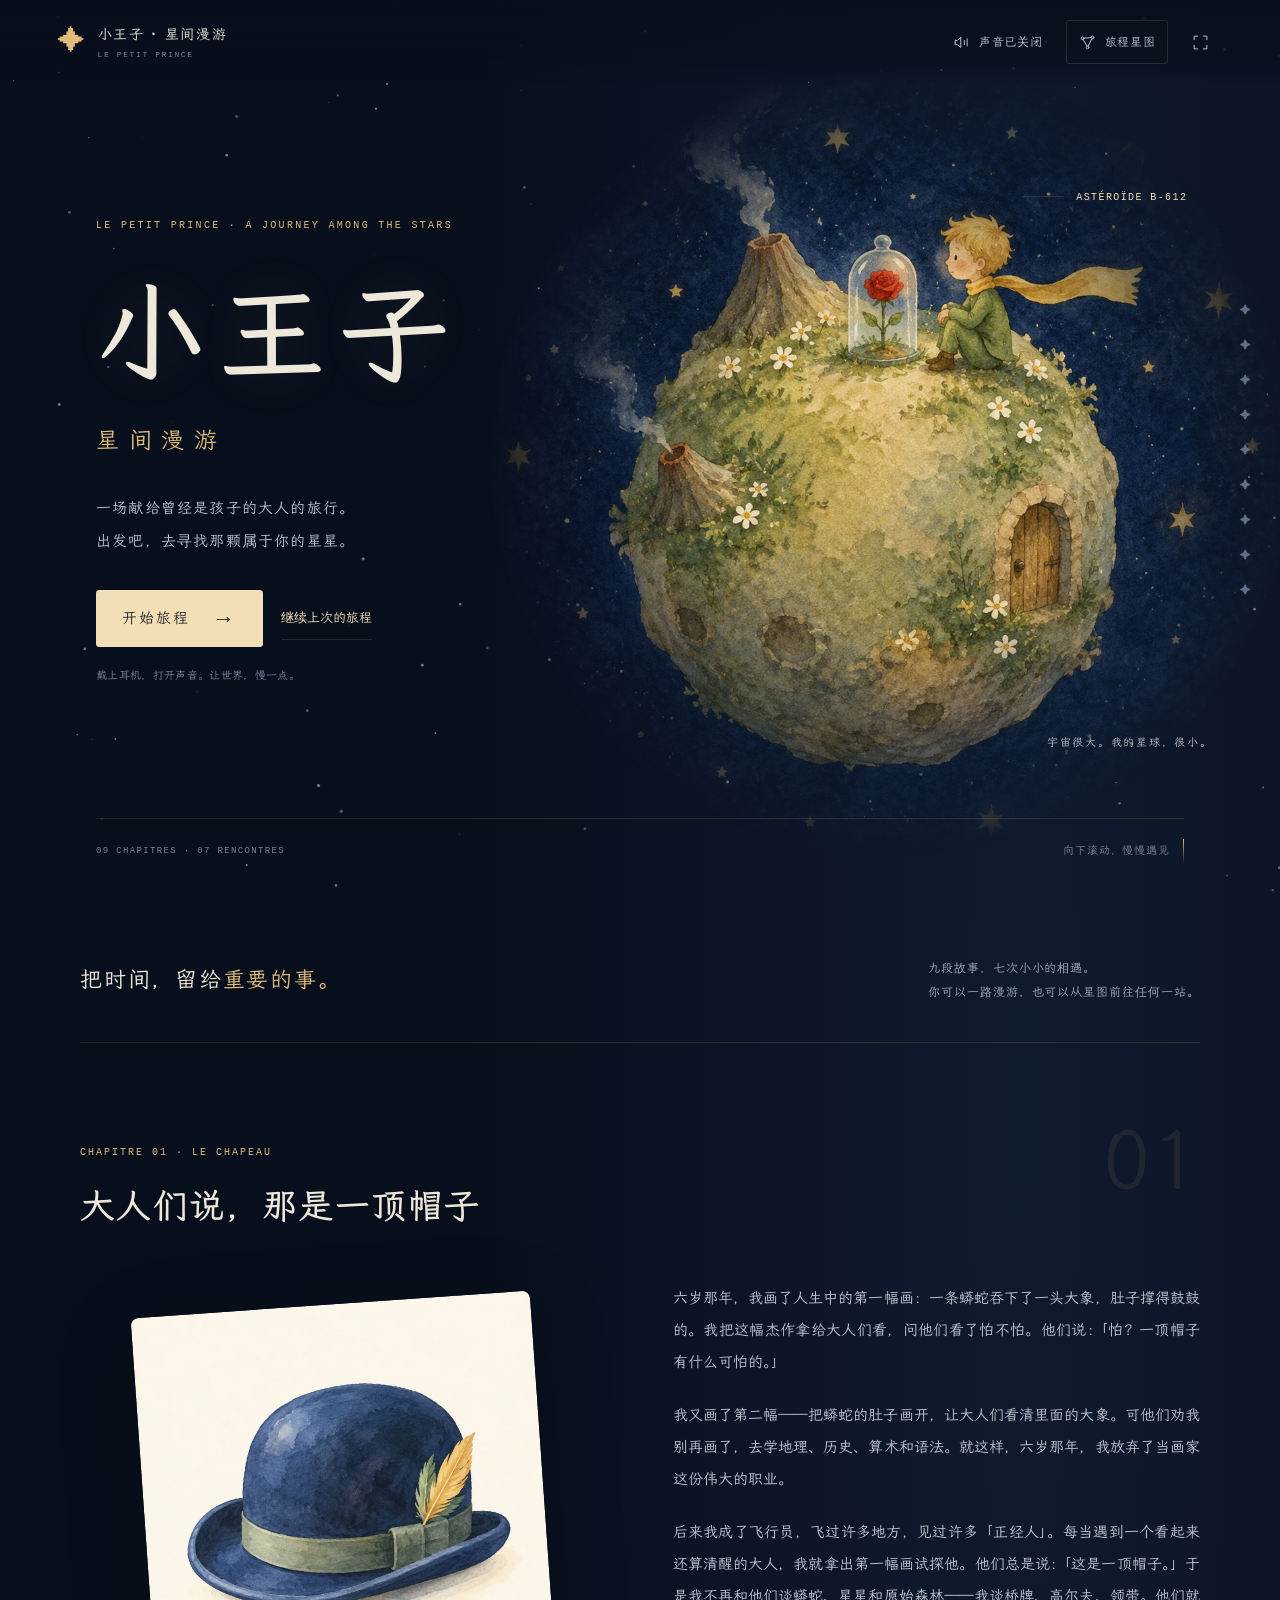
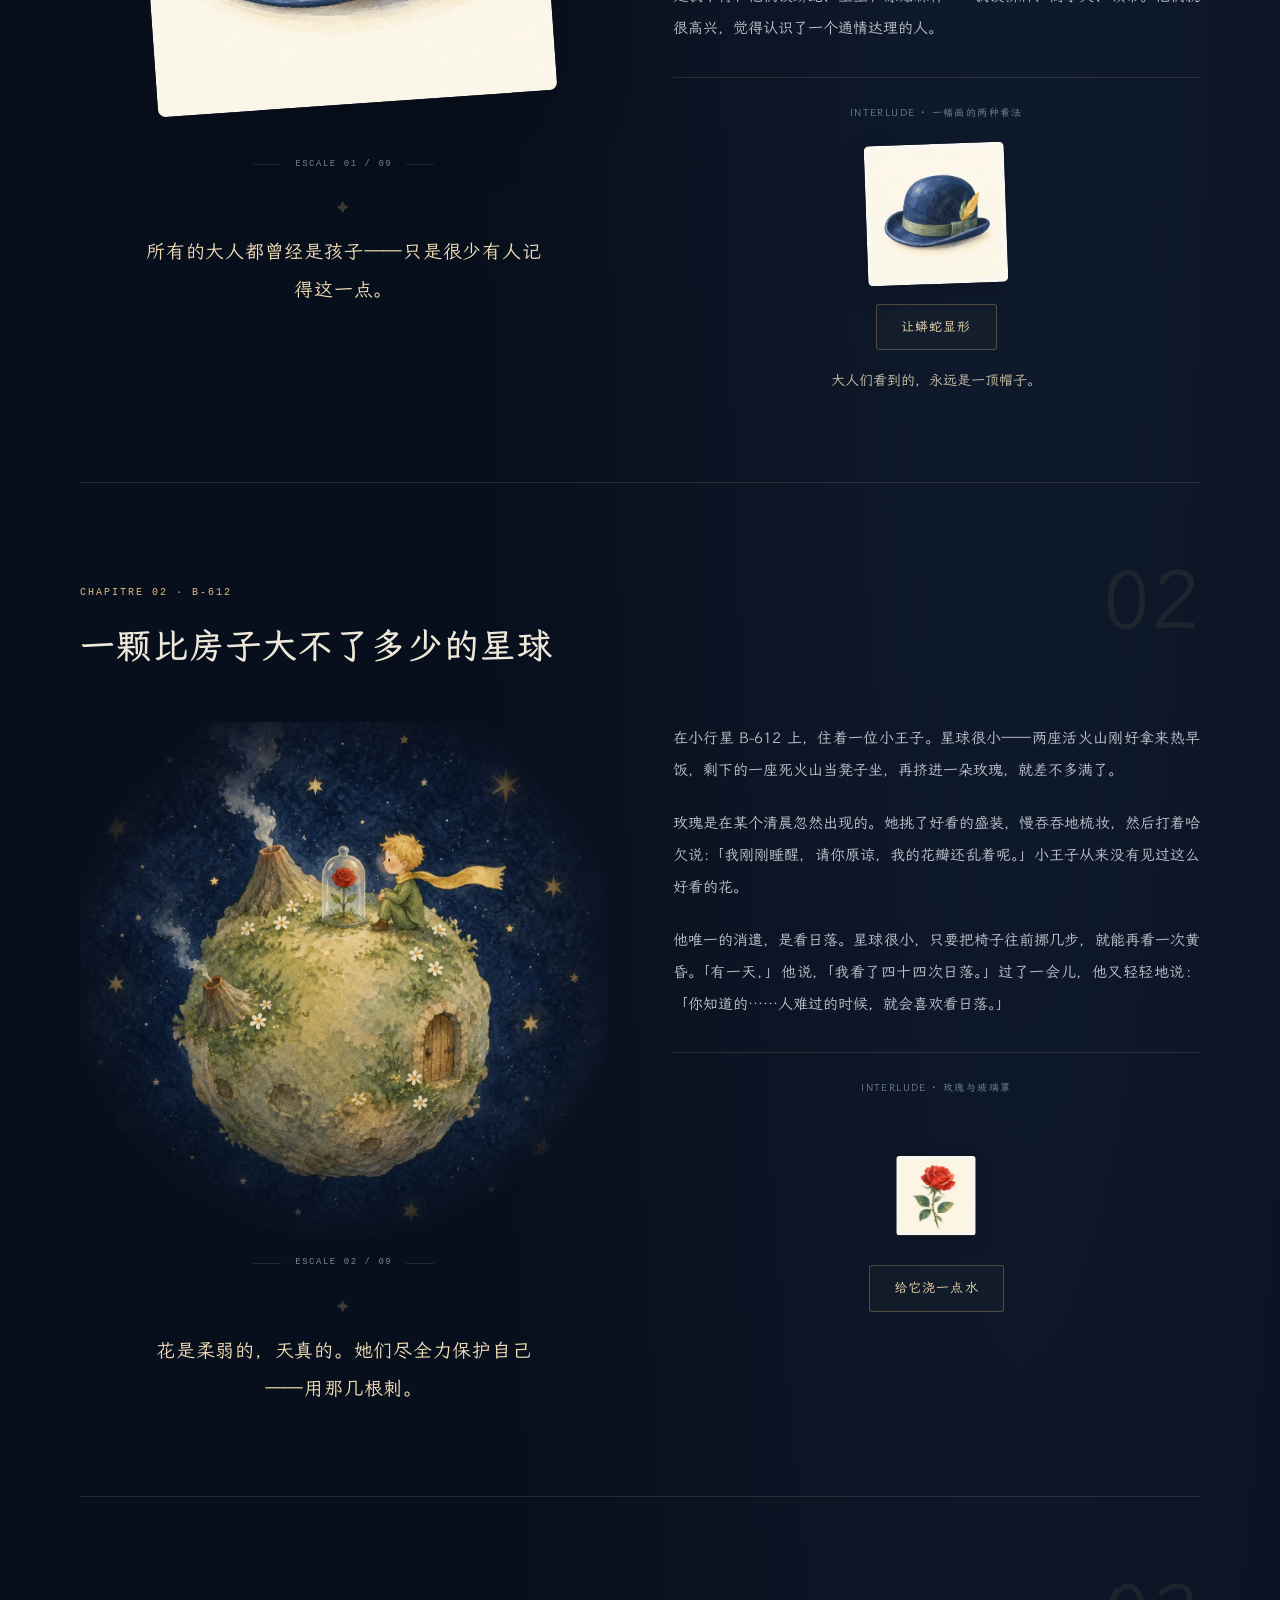
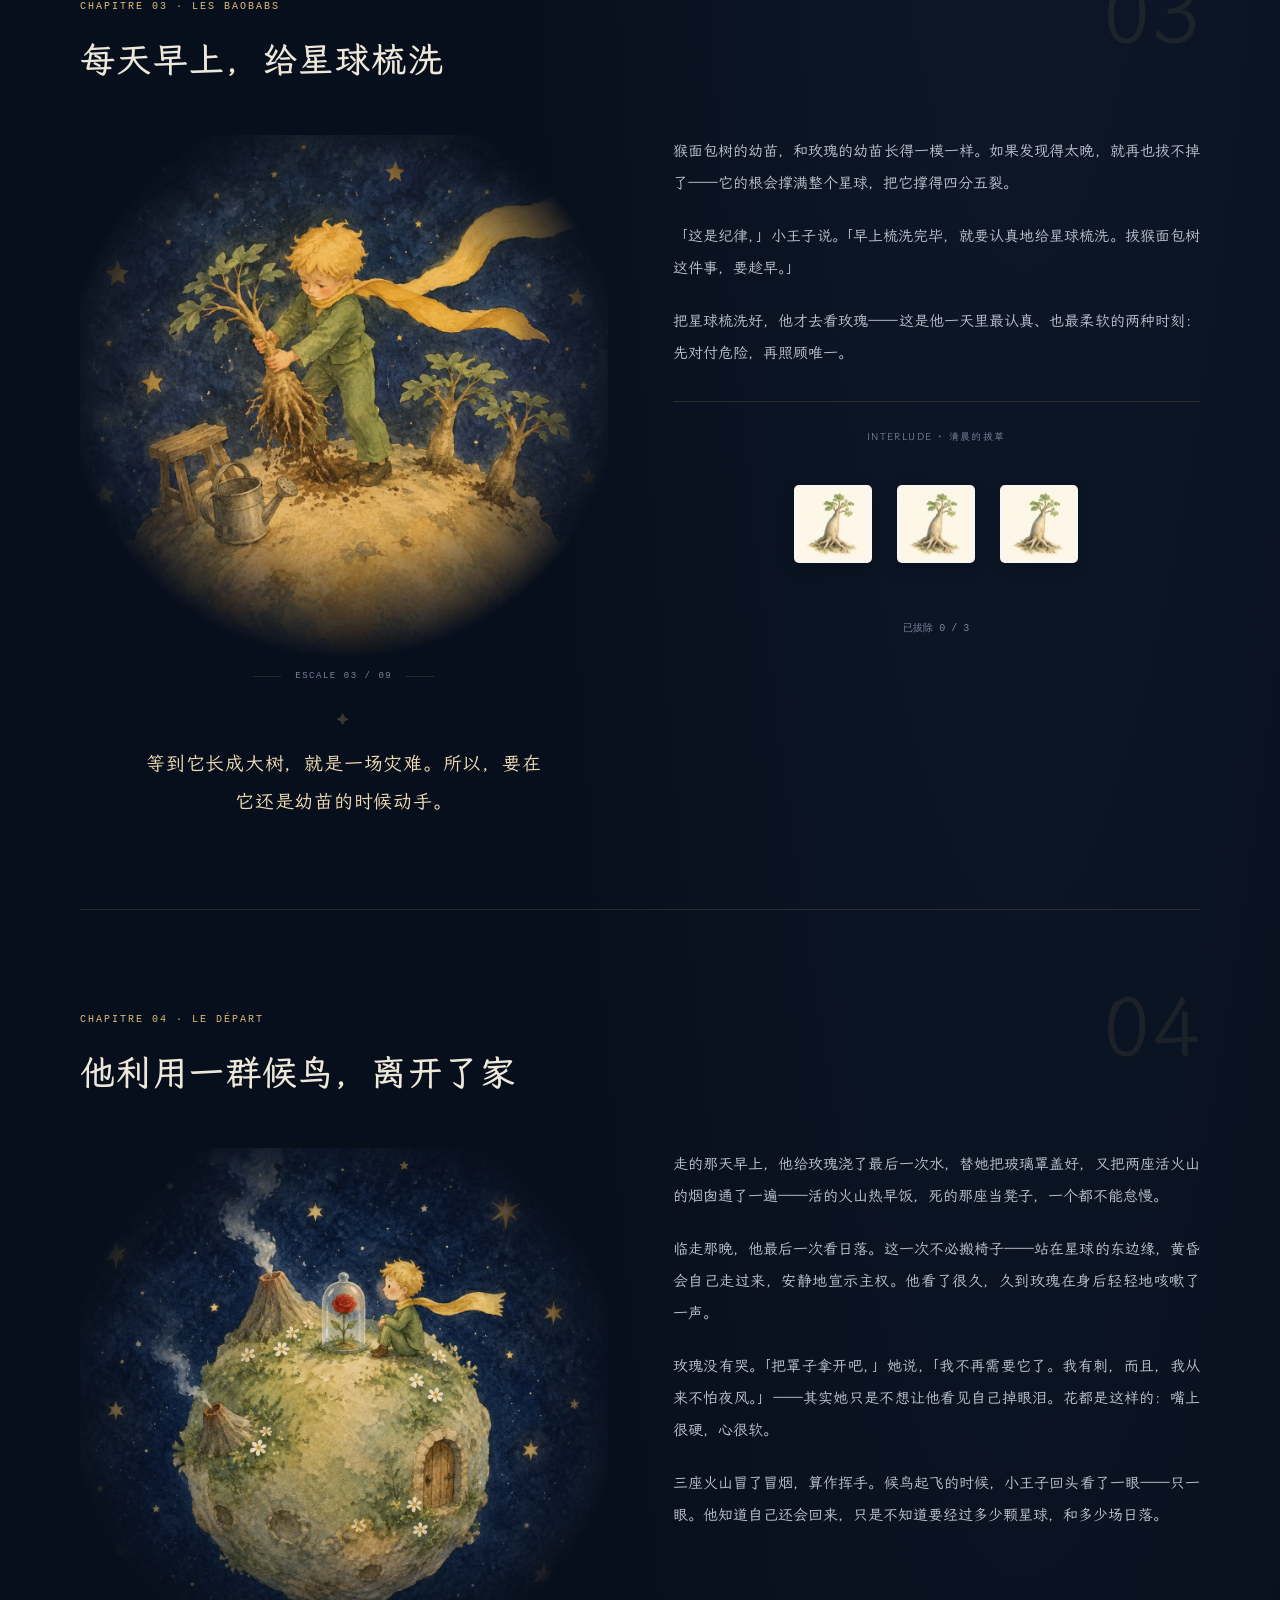
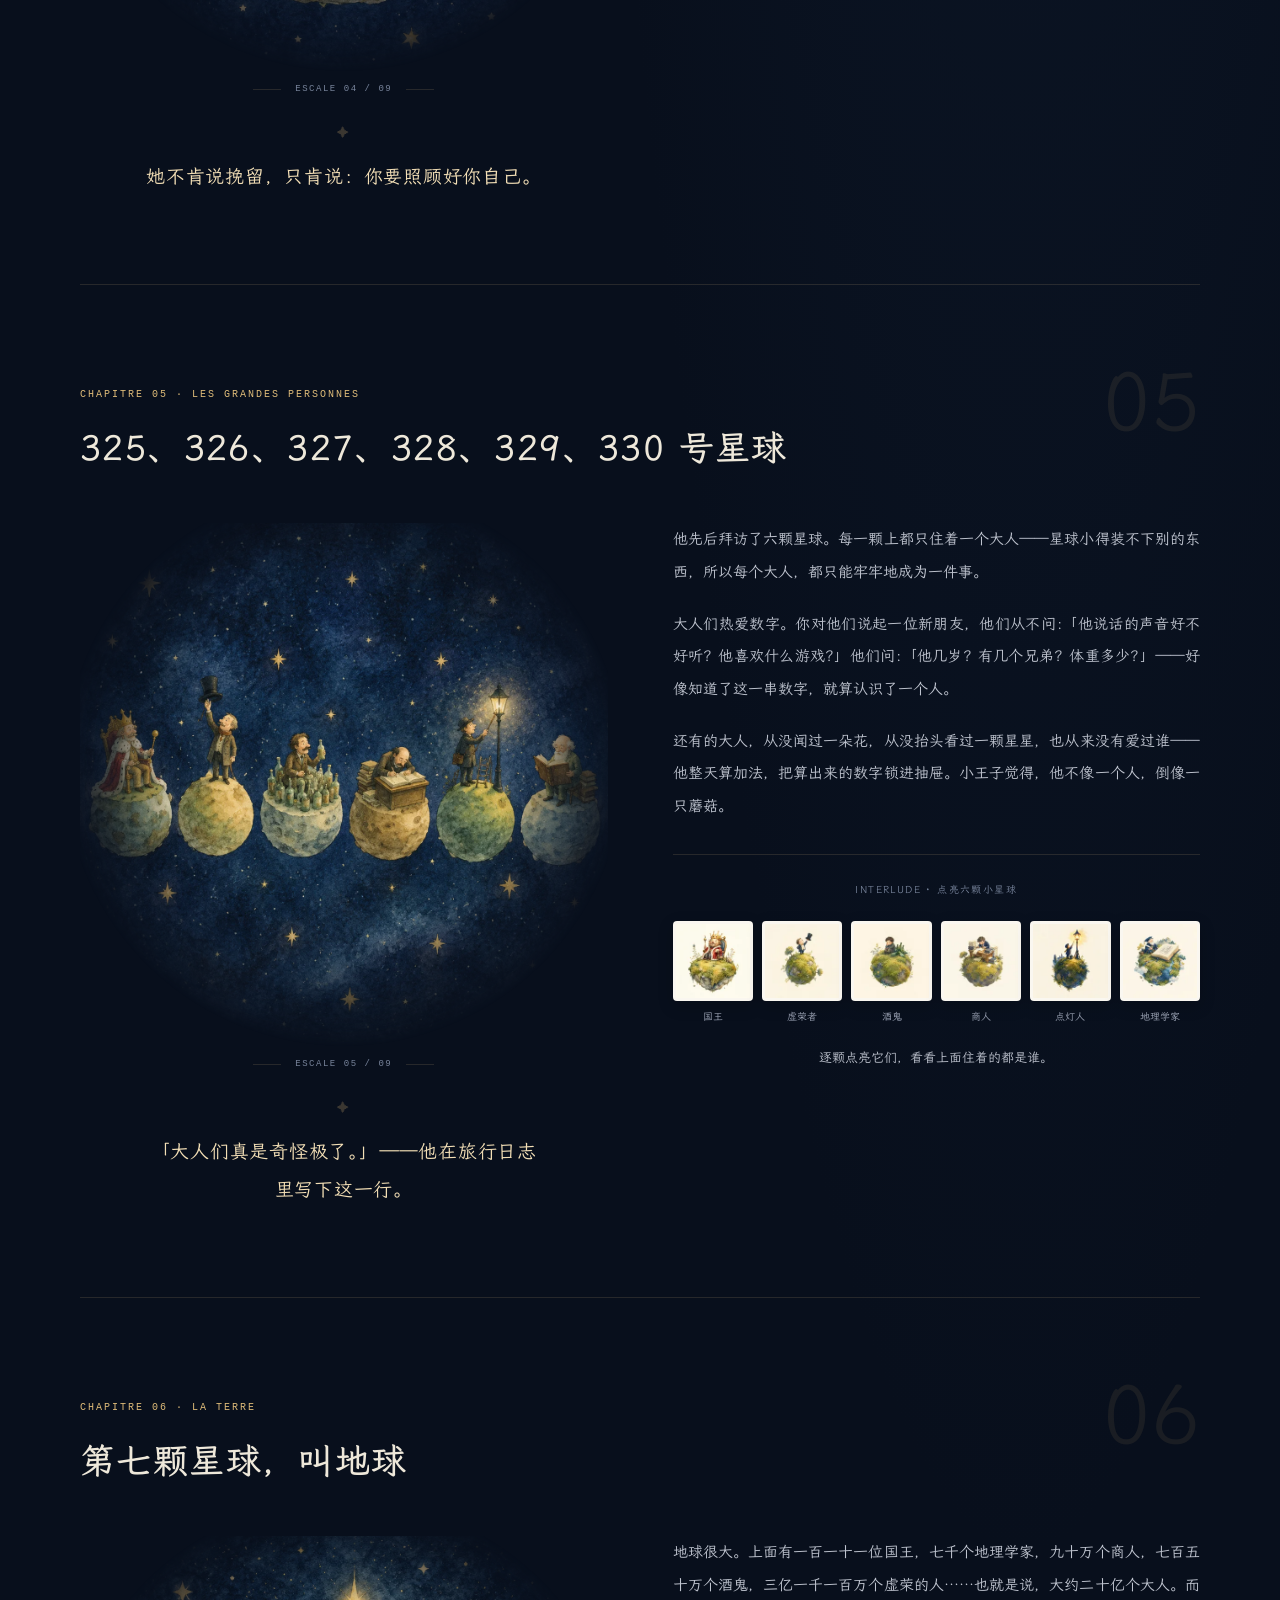
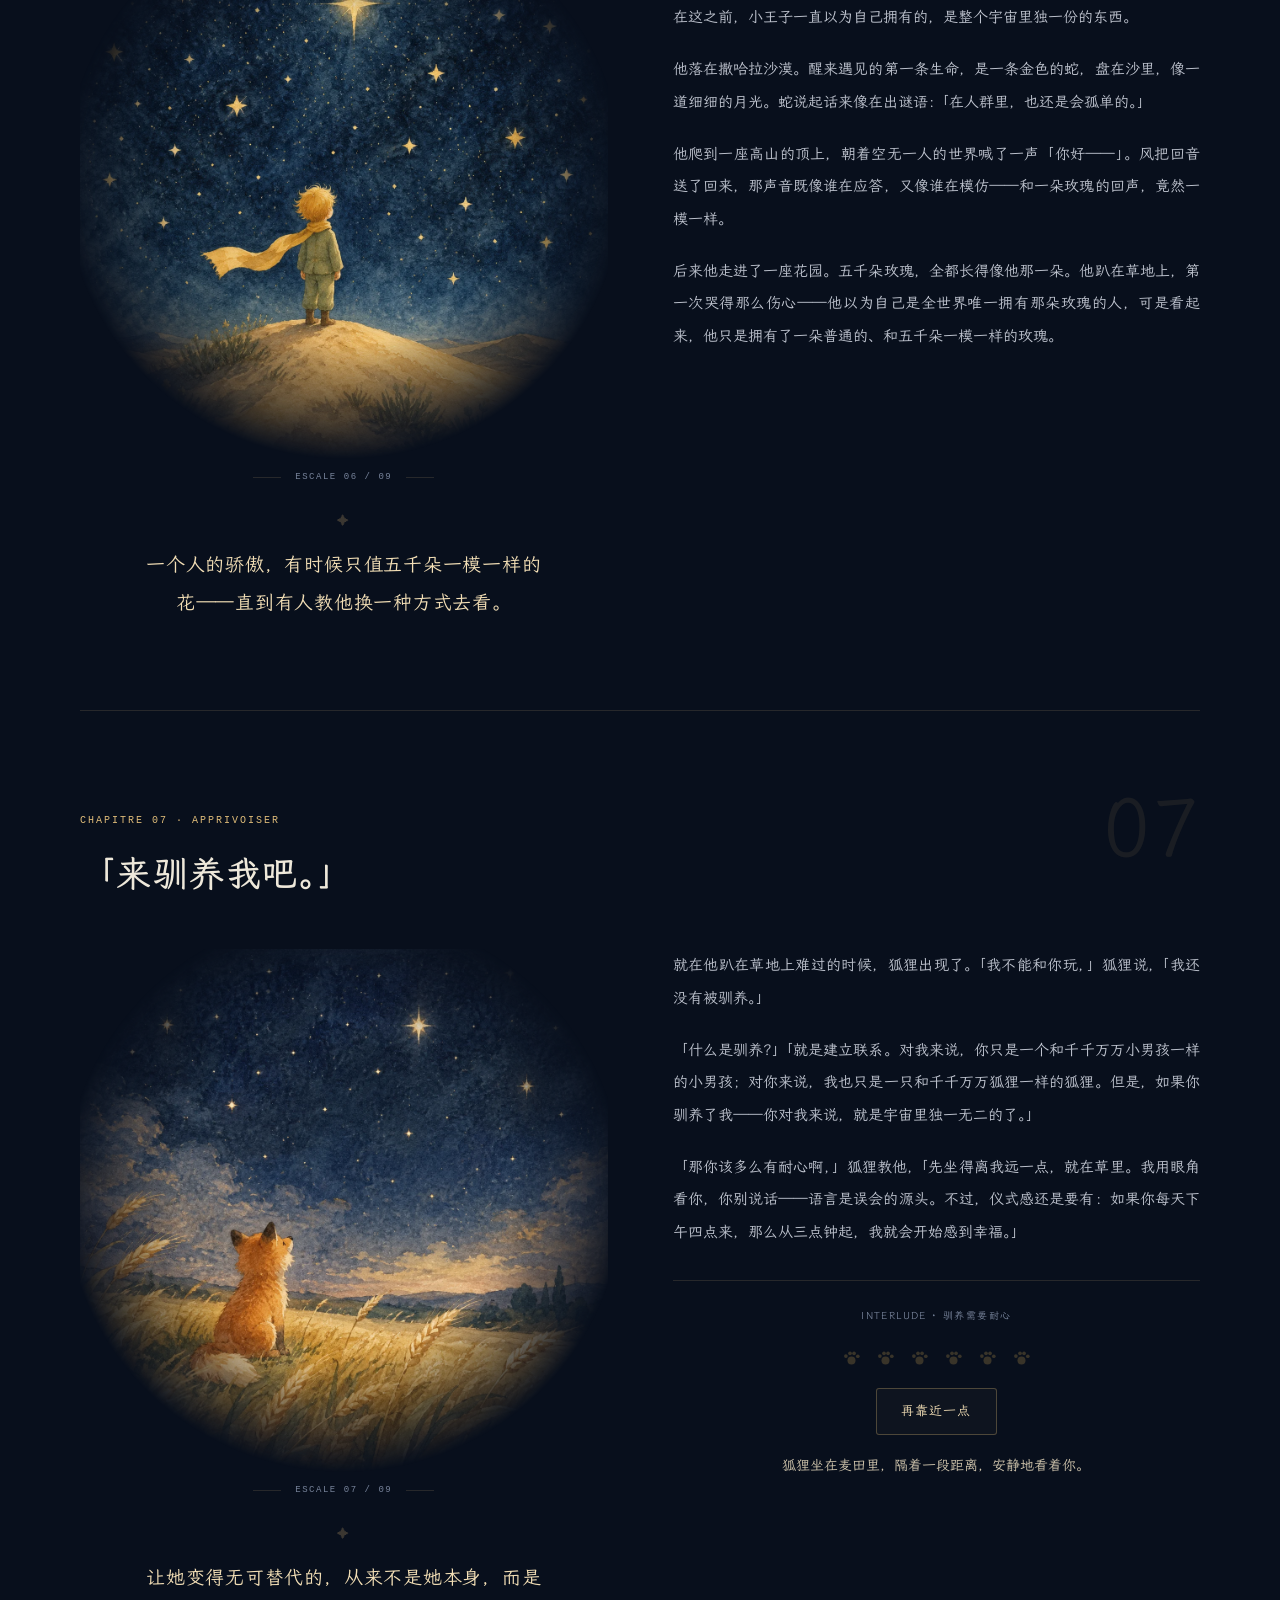
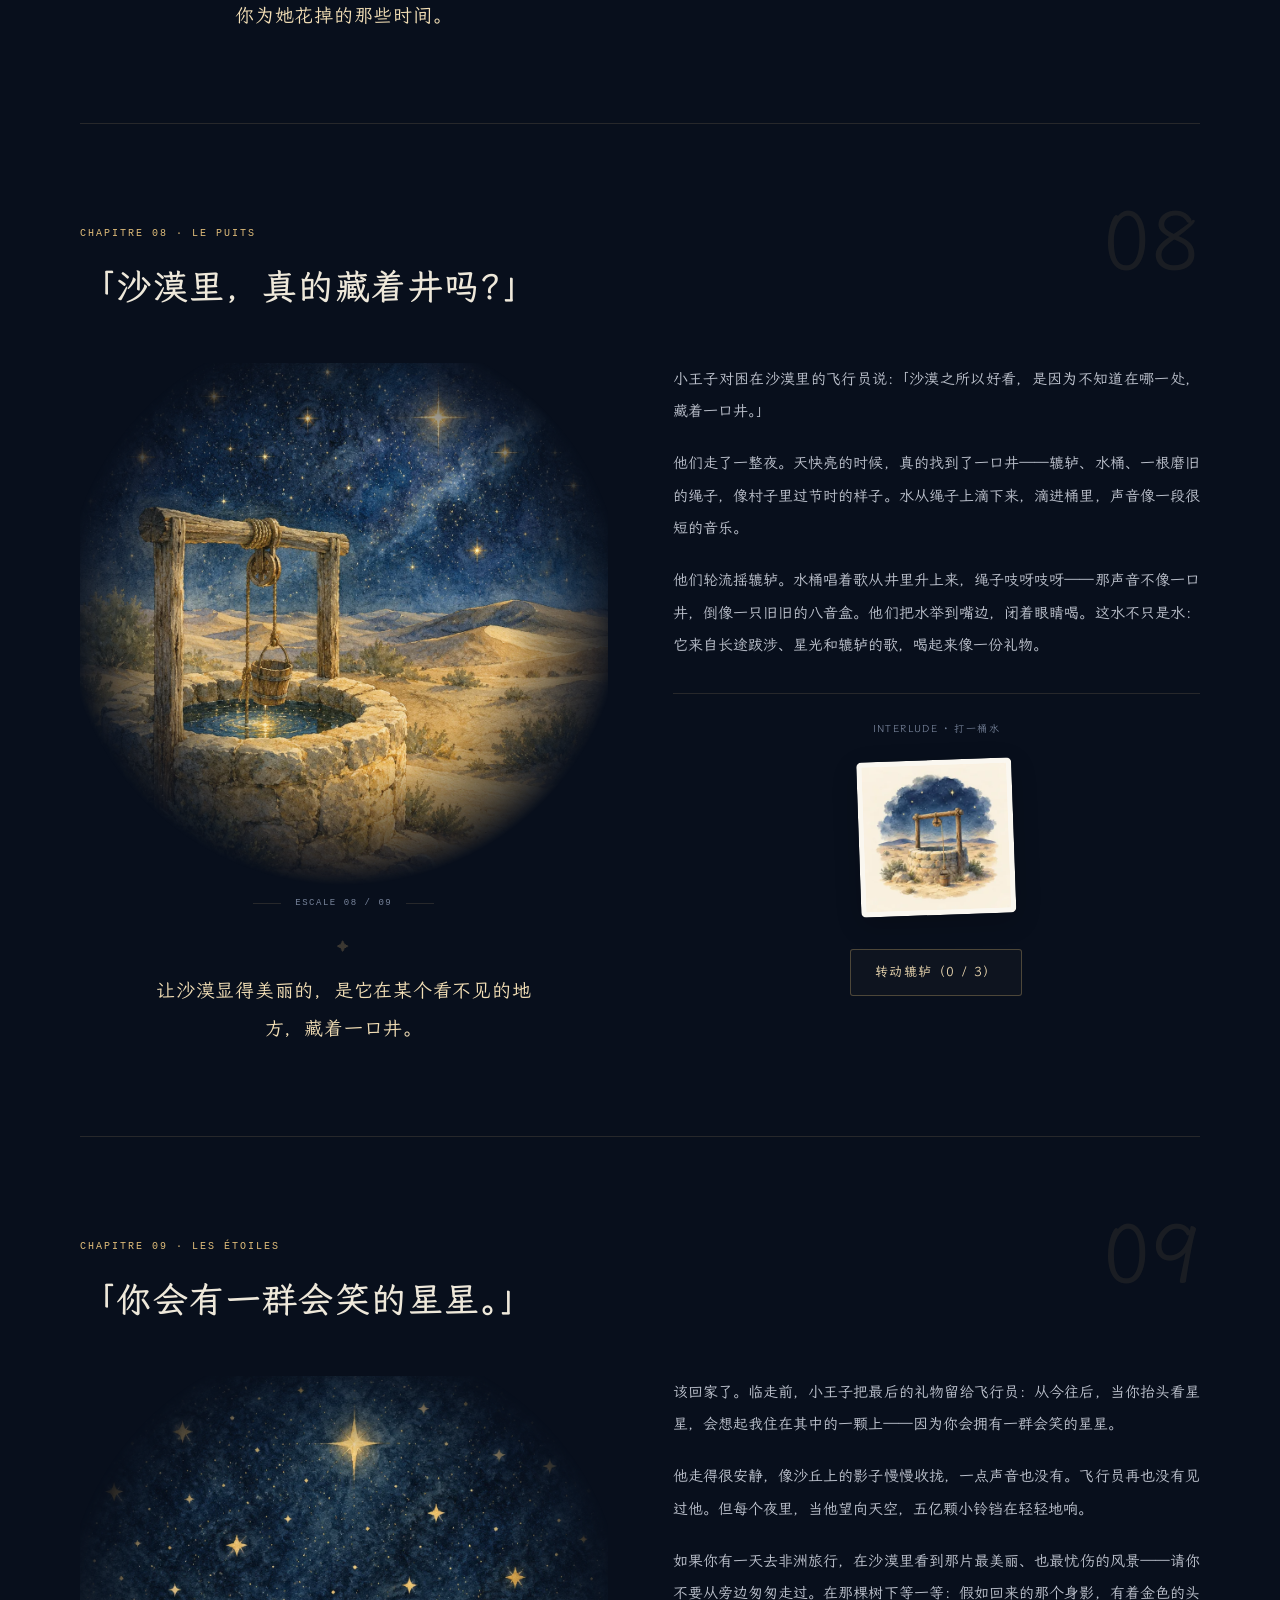
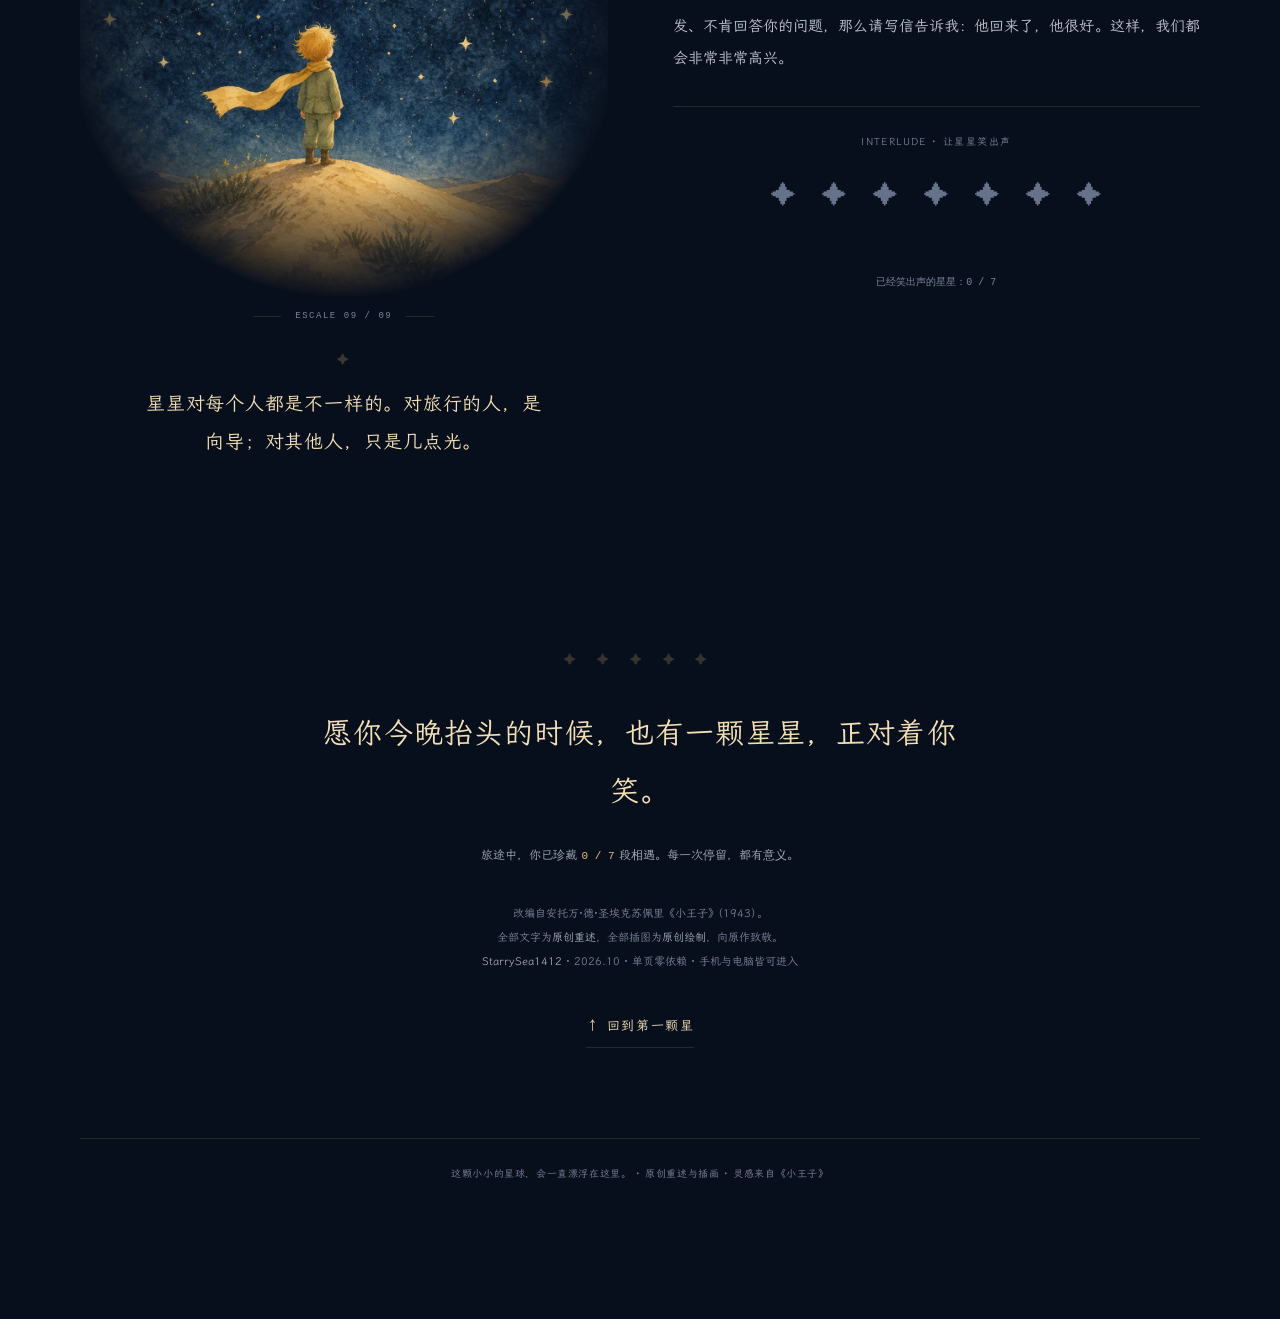
<file: index.html>
<!DOCTYPE html>
<html lang="zh-CN">
<head>
<meta charset="utf-8"/>
<meta name="viewport" content="width=device-width, initial-scale=1"/>
<meta name="color-scheme" content="dark"/>
<meta name="theme-color" content="#0a111f"/>
<meta name="description" content="小王子 · 星间漫游 —— 一场献给曾经是孩子的大人的旅行。原创中文重述与原创水彩插画，九章互动旅程，手机与电脑皆可进入。"/>
<meta property="og:title" content="小王子 · 星间漫游"/>
<meta property="og:description" content="一颗只比房子大一点的星球，上面住着一位小王子。九章互动旅程，献给曾经是孩子的大人。"/>
<meta property="og:type" content="website"/>
<title>小王子 · 星间漫游</title>
<link rel="icon" type="image/svg+xml" href="data:image/svg+xml,%3Csvg xmlns='http://www.w3.org/2000/svg' viewBox='0 0 24 24'%3E%3Crect width='24' height='24' rx='5' fill='%230a111f'/%3E%3Cpath d='M12 3l1.9 6.1L20 11l-6.1 1.9L12 19l-1.9-6.1L4 11l6.1-1.9z' fill='%23e6b95c'/%3E%3C/svg%3E"/>
<link rel="preload" href="assets/fonts/wenkai-regular.woff2" as="font" type="font/woff2" crossorigin/>
<link rel="stylesheet" href="assets/journey.css"/>
<script defer src="assets/journey.js"></script>
</head>
<body>
<a class="skip-link" href="#ch0">跳到第一章</a>
<canvas id="sky" aria-hidden="true"></canvas>
<header class="site-header">
  <a class="brand" href="#cover" aria-label="小王子 · 回到封面">
    <span class="brand-mark" aria-hidden="true">✦</span>
    <span class="brand-name">小王子 · 星间漫游<small>LE PETIT PRINCE</small></span>
  </a>
  <div class="header-actions">
    <button class="tool-btn" id="soundBtn" type="button" aria-label="开启声音" aria-pressed="false">
      <svg class="ui-icon" viewBox="0 0 24 24" aria-hidden="true"><path d="M11 5 6 9H3v6h3l5 4V5Z"/><path d="M16 9v6m4-8v10"/></svg><span class="sound-label" id="soundLabel">声音关闭</span>
    </button>
    <button class="tool-btn map-trigger" id="mapBtn" type="button" aria-haspopup="dialog" aria-controls="journeyMap">
      <svg class="ui-icon" viewBox="0 0 24 24" aria-hidden="true"><circle cx="5" cy="6" r="2"/><circle cx="19" cy="5" r="2"/><circle cx="12" cy="19" r="2"/><path d="m7 6 10-1M6 8l5 9m7-10-5 10"/></svg>旅程星图
    </button>
    <button class="tool-btn fullscreen-btn" id="fullscreenBtn" type="button" aria-label="进入全屏" hidden>
      <svg class="ui-icon" viewBox="0 0 24 24" aria-hidden="true"><path d="M8 3H3v5m13-5h5v5M3 16v5h5m13-5v5h-5"/></svg>
    </button>
  </div>
</header>
<nav class="rail" id="rail" aria-label="章节导航"></nav>
<main>

<section class="cover" id="cover" aria-labelledby="coverTitle">
  <div class="cover-world">
    <img src="assets/fig-planet.webp" alt="水彩星球上，小王子和他的玫瑰静静等你" width="1254" height="1254" fetchpriority="high"/>
    <span class="planet-label">ASTÉROÏDE B-612</span>
    <span class="planet-note">宇宙很大。我的星球，很小。</span>
  </div>
  <div class="cover-copy">
    <p class="eyebrow">LE PETIT PRINCE · A JOURNEY AMONG THE STARS</p>
    <h1 id="coverTitle">小王子</h1>
    <p class="sub">星间漫游</p>
    <p class="tagline">一场献给曾经是孩子的大人的旅行。<br/>出发吧，去寻找那颗属于你的星星。</p>
    <div class="cover-actions">
      <button class="enter" id="enterBtn" type="button">开始旅程 <span class="arrow" aria-hidden="true">→</span></button>
      <button class="resume-btn" id="resumeBtn" type="button" hidden>继续上次的旅程</button>
    </div>
    <p class="hint">戴上耳机，打开声音。让世界，慢一点。</p>
  </div>
  <div class="cover-footer"><span>09 CHAPITRES · 07 RENCONTRES</span><a class="scroll-cue" href="#ch0">向下滚动，慢慢遇见 <i aria-hidden="true"></i></a></div>
</section>
<div class="journey-intro"><p class="intro-line">把时间，留给<span>重要的事。</span></p><p>九段故事，七次小小的相遇。<br/>你可以一路漫游，也可以从星图前往任何一站。</p></div>

<section class="chapter" id="ch0" data-name="帽子" aria-labelledby="chapterTitle0">
<div class="ch-head">
    <span class="chapter-index" aria-hidden="true">01</span>
    <p class="ch-label">CHAPITRE 01 · LE CHAPEAU</p>
    <h2 id="chapterTitle0">大人们说，那是一顶帽子</h2>
    <span class="orn">✦ ✦ ✦</span>
  </div>
<div class="chapter-layout">
  <div class="chapter-art"><figure class="scene scene-stamp"><img id="drawingScene" src="assets/stamp-hat.webp" alt="水彩画：一顶帽子，还是另一种可能？" loading="lazy" width="1254" height="1254"/></figure>
<p class="scene-meta">ESCALE 01 / 09</p><p class="quote">所有的大人都曾经是孩子——只是很少有人记得这一点。</p></div>
  <div class="chapter-reading"><div class="card">
    <p>六岁那年，我画了人生中的第一幅画：一条蟒蛇吞下了一头大象，肚子撑得鼓鼓的。我把这幅杰作拿给大人们看，问他们看了怕不怕。他们说：「怕？一顶帽子有什么可怕的。」</p>
    <p>我又画了第二幅——把蟒蛇的肚子画开，让大人们看清里面的大象。可他们劝我别再画了，去学地理、历史、算术和语法。就这样，六岁那年，我放弃了当画家这份伟大的职业。</p>
    <p>后来我成了飞行员，飞过许多地方，见过许多「正经人」。每当遇到一个看起来还算清醒的大人，我就拿出第一幅画试探他。他们总是说：「这是一顶帽子。」于是我不再和他们谈蟒蛇、星星和原始森林——我谈桥牌、高尔夫、领带。他们就很高兴，觉得认识了一个通情达理的人。</p>
  </div>

  <div class="inter">
    <p class="it-title">INTERLUDE · 一幅画的两种看法</p>
    <div class="stamp-wrap" id="drawWrap">
      <img width="1254" height="1254" decoding="async" id="hatImg" loading="lazy" src="assets/thumbs/stamp-hat.webp" alt="水彩画：一顶深蓝色的圆顶礼帽"/>
      <img width="1254" height="1254" decoding="async" id="boaImg" loading="lazy" src="assets/thumbs/stamp-boa.webp" alt="水彩画：一条肚子鼓鼓的蟒蛇，肚子里隐约能看见大象" class="off"/>
    </div>
    <button class="it-btn" id="drawBtn" type="button">让蟒蛇显形</button>
    <p aria-live="polite" aria-atomic="true" class="it-line" id="drawLine">大人们看到的，永远是一顶帽子。</p>
  </div></div>
</div>
</section>

<section class="chapter" id="ch1" data-name="B-612" aria-labelledby="chapterTitle1">
<div class="ch-head">
    <span class="chapter-index" aria-hidden="true">02</span>
    <p class="ch-label">CHAPITRE 02 · B-612</p>
    <h2 id="chapterTitle1">一颗比房子大不了多少的星球</h2>
    <span class="orn">✦ ✦ ✦</span>
  </div>
<div class="chapter-layout">
  <div class="chapter-art"><figure class="scene"><img width="1254" height="1254" decoding="async" src="assets/fig-planet.webp?v=2" alt="水彩画：漂浮在星空中的小小星球，小王子坐在玻璃罩的红玫瑰旁" loading="lazy"/></figure>
<p class="scene-meta">ESCALE 02 / 09</p><p class="quote">花是柔弱的，天真的。她们尽全力保护自己——用那几根刺。</p></div>
  <div class="chapter-reading"><div class="card">
    <p>在小行星 B-612 上，住着一位小王子。星球很小——两座活火山刚好拿来热早饭，剩下的一座死火山当凳子坐，再挤进一朵玫瑰，就差不多满了。</p>
    <p>玫瑰是在某个清晨忽然出现的。她挑了好看的盛装，慢吞吞地梳妆，然后打着哈欠说：「我刚刚睡醒，请你原谅，我的花瓣还乱着呢。」小王子从来没有见过这么好看的花。</p>
    <p>他唯一的消遣，是看日落。星球很小，只要把椅子往前挪几步，就能再看一次黄昏。「有一天，」他说，「我看了四十四次日落。」过了一会儿，他又轻轻地说：「你知道的……人难过的时候，就会喜欢看日落。」</p>
  </div>

  <div class="inter">
    <p class="it-title">INTERLUDE · 玫瑰与玻璃罩</p>
    <div class="rose-wrap" id="roseWrap">
      <img width="1254" height="1254" decoding="async" loading="lazy" src="assets/thumbs/stamp-rose.webp" alt="水彩画：一朵盛开的红玫瑰"/>
    </div>
    <button class="it-btn" id="roseBtn" type="button">给它浇一点水</button>
    <p aria-live="polite" aria-atomic="true" class="it-line" id="roseLine">她抖了抖刺，轻声说：「你看，我可是和小王子一起看过日落的玫瑰。」</p>
  </div></div>
</div>
</section>

<section class="chapter" id="ch2" data-name="猴面包树" aria-labelledby="chapterTitle2">
<div class="ch-head">
    <span class="chapter-index" aria-hidden="true">03</span>
    <p class="ch-label">CHAPITRE 03 · LES BAOBABS</p>
    <h2 id="chapterTitle2">每天早上，给星球梳洗</h2>
    <span class="orn">✦ ✦ ✦</span>
  </div>
<div class="chapter-layout">
  <div class="chapter-art"><figure class="scene"><img width="1254" height="1254" decoding="async" src="assets/fig-baobab.webp?v=2" alt="水彩画：金发绿衣的小王子从小小星球的土壤里拔除猴面包树幼苗" loading="lazy"/></figure>
<p class="scene-meta">ESCALE 03 / 09</p><p class="quote">等到它长成大树，就是一场灾难。所以，要在它还是幼苗的时候动手。</p></div>
  <div class="chapter-reading"><div class="card">
    <p>猴面包树的幼苗，和玫瑰的幼苗长得一模一样。如果发现得太晚，就再也拔不掉了——它的根会撑满整个星球，把它撑得四分五裂。</p>
    <p>「这是纪律，」小王子说。「早上梳洗完毕，就要认真地给星球梳洗。拔猴面包树这件事，要趁早。」</p>
    <p>把星球梳洗好，他才去看玫瑰——这是他一天里最认真、也最柔软的两种时刻：先对付危险，再照顾唯一。</p>
  </div>

  <div class="inter">
    <p class="it-title">INTERLUDE · 清晨的拔草</p>
    <div class="sapling-row" id="saplingRow"></div>
    <p aria-live="polite" aria-atomic="true" class="it-line" id="baobabLine">星球轻了一点，也安全了一点。小王子拍了拍手上的土，去看他的玫瑰。</p>
    <p aria-live="polite" aria-atomic="true" class="it-count" id="baobabCount">已拔除 0 / 3</p>
  </div></div>
</div>
</section>

<section class="chapter" id="ch3" data-name="出发" aria-labelledby="chapterTitle3">
<div class="ch-head">
    <span class="chapter-index" aria-hidden="true">04</span>
    <p class="ch-label">CHAPITRE 04 · LE DÉPART</p>
    <h2 id="chapterTitle3">他利用一群候鸟，离开了家</h2>
    <span class="orn">✦ ✦ ✦</span>
  </div>
<div class="chapter-layout">
  <div class="chapter-art"><figure class="scene "><img src="assets/fig-planet.webp" alt="离开之前，小王子最后看了一眼他的星球与玫瑰" loading="lazy" width="1254" height="1254"/></figure>
<p class="scene-meta">ESCALE 04 / 09</p><p class="quote">她不肯说挽留，只肯说：你要照顾好你自己。</p></div>
  <div class="chapter-reading"><div class="card">
    <p>走的那天早上，他给玫瑰浇了最后一次水，替她把玻璃罩盖好，又把两座活火山的烟囱通了一遍——活的火山热早饭，死的那座当凳子，一个都不能怠慢。</p>
    <p>临走那晚，他最后一次看日落。这一次不必搬椅子——站在星球的东边缘，黄昏会自己走过来，安静地宣示主权。他看了很久，久到玫瑰在身后轻轻地咳嗽了一声。</p>
    <p>玫瑰没有哭。「把罩子拿开吧，」她说，「我不再需要它了。我有刺，而且，我从来不怕夜风。」——其实她只是不想让他看见自己掉眼泪。花都是这样的：嘴上很硬，心很软。</p>
  </div>

  <div class="card">
    <p>三座火山冒了冒烟，算作挥手。候鸟起飞的时候，小王子回头看了一眼——只一眼。他知道自己还会回来，只是不知道要经过多少颗星球，和多少场日落。</p>
  </div></div>
</div>
</section>

<section class="chapter" id="ch4" data-name="大人的星球" aria-labelledby="chapterTitle4">
<div class="ch-head">
    <span class="chapter-index" aria-hidden="true">05</span>
    <p class="ch-label">CHAPITRE 05 · LES GRANDES PERSONNES</p>
    <h2 id="chapterTitle4">325、326、327、328、329、330 号星球</h2>
    <span class="orn">✦ ✦ ✦</span>
  </div>
<div class="chapter-layout">
  <div class="chapter-art"><figure class="scene"><img width="1254" height="1254" decoding="async" src="assets/fig-adults.webp" alt="水彩画：六颗漂浮的小星球，每颗上住着一个大人" loading="lazy"/></figure>
<p class="scene-meta">ESCALE 05 / 09</p><p class="quote">「大人们真是奇怪极了。」——他在旅行日志里写下这一行。</p></div>
  <div class="chapter-reading"><div class="card">
    <p>他先后拜访了六颗星球。每一颗上都只住着一个大人——星球小得装不下别的东西，所以每个大人，都只能牢牢地成为一件事。</p>
    <p>大人们热爱数字。你对他们说起一位新朋友，他们从不问：「他说话的声音好不好听？他喜欢什么游戏？」他们问：「他几岁？有几个兄弟？体重多少？」——好像知道了这一串数字，就算认识了一个人。</p>
    <p>还有的大人，从没闻过一朵花，从没抬头看过一颗星星，也从来没有爱过谁——他整天算加法，把算出来的数字锁进抽屉。小王子觉得，他不像一个人，倒像一只蘑菇。</p>
  </div>

  <div class="inter">
    <p class="it-title">INTERLUDE · 点亮六颗小星球</p>
    <div class="mini-row" id="miniRow"></div>
    <div aria-live="polite" aria-atomic="true" class="mini-cap" id="miniCap">逐颗点亮它们，看看上面住着的都是谁。</div>
  </div></div>
</div>
</section>

<section class="chapter" id="ch5" data-name="地球" aria-labelledby="chapterTitle5">
<div class="ch-head">
    <span class="chapter-index" aria-hidden="true">06</span>
    <p class="ch-label">CHAPITRE 06 · LA TERRE</p>
    <h2 id="chapterTitle5">第七颗星球，叫地球</h2>
    <span class="orn">✦ ✦ ✦</span>
  </div>
<div class="chapter-layout">
  <div class="chapter-art"><figure class="scene "><img src="assets/fig-farewell.webp" alt="抵达地球的小王子，独自站在寂静的沙丘上" loading="lazy" width="1254" height="1254"/></figure>
<p class="scene-meta">ESCALE 06 / 09</p><p class="quote">一个人的骄傲，有时候只值五千朵一模一样的花——直到有人教他换一种方式去看。</p></div>
  <div class="chapter-reading"><div class="card">
    <p>地球很大。上面有一百一十一位国王，七千个地理学家，九十万个商人，七百五十万个酒鬼，三亿一千一百万个虚荣的人……也就是说，大约二十亿个大人。而在这之前，小王子一直以为自己拥有的，是整个宇宙里独一份的东西。</p>
    <p>他落在撒哈拉沙漠。醒来遇见的第一条生命，是一条金色的蛇，盘在沙里，像一道细细的月光。蛇说起话来像在出谜语：「在人群里，也还是会孤单的。」</p>
    <p>他爬到一座高山的顶上，朝着空无一人的世界喊了一声「你好——」。风把回音送了回来，那声音既像谁在应答，又像谁在模仿——和一朵玫瑰的回声，竟然一模一样。</p>
    <p>后来他走进了一座花园。五千朵玫瑰，全都长得像他那一朵。他趴在草地上，第一次哭得那么伤心——他以为自己是全世界唯一拥有那朵玫瑰的人，可是看起来，他只是拥有了一朵普通的、和五千朵一模一样的玫瑰。</p>
  </div></div>
</div>
</section>

<section class="chapter" id="ch6" data-name="驯养" aria-labelledby="chapterTitle6">
<div class="ch-head">
    <span class="chapter-index" aria-hidden="true">07</span>
    <p class="ch-label">CHAPITRE 07 · APPRIVOISER</p>
    <h2 id="chapterTitle6">「来驯养我吧。」</h2>
    <span class="orn">✦ ✦ ✦</span>
  </div>
<div class="chapter-layout">
  <div class="chapter-art"><figure class="scene fox-scene" id="foxScene"><img width="1254" height="1254" decoding="async" src="assets/fig-fox.webp" alt="水彩画：星空下金色麦田里的小狐狸" loading="lazy"/></figure>
<p class="scene-meta">ESCALE 07 / 09</p><p class="quote">让她变得无可替代的，从来不是她本身，而是你为她花掉的那些时间。</p></div>
  <div class="chapter-reading"><div class="card">
    <p>就在他趴在草地上难过的时候，狐狸出现了。「我不能和你玩，」狐狸说，「我还没有被驯养。」</p>
    <p>「什么是驯养？」「就是建立联系。对我来说，你只是一个和千千万万小男孩一样的小男孩；对你来说，我也只是一只和千千万万狐狸一样的狐狸。但是，如果你驯养了我——你对我来说，就是宇宙里独一无二的了。」</p>
    <p>「那你该多么有耐心啊，」狐狸教他，「先坐得离我远一点，就在草里。我用眼角看你，你别说话——语言是误会的源头。不过，仪式感还是要有：如果你每天下午四点来，那么从三点钟起，我就会开始感到幸福。」</p>
  </div>

  <div class="inter">
    <p class="it-title">INTERLUDE · 驯养需要耐心</p>

    <div class="fox-steps" id="pawRow"></div>
    <button class="it-btn" id="foxBtn" type="button">再靠近一点</button>
    <p aria-live="polite" aria-atomic="true" class="it-line" id="foxLine">狐狸坐在麦田里，隔着一段距离，安静地看着你。</p>
  </div></div>
</div>
</section>

<section class="chapter" id="ch7" data-name="井" aria-labelledby="chapterTitle7">
<div class="ch-head">
    <span class="chapter-index" aria-hidden="true">08</span>
    <p class="ch-label">CHAPITRE 08 · LE PUITS</p>
    <h2 id="chapterTitle7">「沙漠里，真的藏着井吗？」</h2>
    <span class="orn">✦ ✦ ✦</span>
  </div>
<div class="chapter-layout">
  <div class="chapter-art"><figure class="scene"><img width="1254" height="1254" decoding="async" src="assets/fig-well.webp" alt="水彩画：星空下沙漠里的老石井，木辘轳与绳子" loading="lazy"/></figure>
<p class="scene-meta">ESCALE 08 / 09</p><p class="quote">让沙漠显得美丽的，是它在某个看不见的地方，藏着一口井。</p></div>
  <div class="chapter-reading"><div class="card">
    <p>小王子对困在沙漠里的飞行员说：「沙漠之所以好看，是因为不知道在哪一处，藏着一口井。」</p>
    <p>他们走了一整夜。天快亮的时候，真的找到了一口井——辘轳、水桶、一根磨旧的绳子，像村子里过节时的样子。水从绳子上滴下来，滴进桶里，声音像一段很短的音乐。</p>
    <p>他们轮流摇辘轳。水桶唱着歌从井里升上来，绳子吱呀吱呀——那声音不像一口井，倒像一只旧旧的八音盒。他们把水举到嘴边，闭着眼睛喝。这水不只是水：它来自长途跋涉、星光和辘轳的歌，喝起来像一份礼物。</p>
  </div>

  <div class="inter">
    <p class="it-title">INTERLUDE · 打一桶水</p>
    <div class="stamp-wrap well-wrap" id="wellWrap">
      <img width="1254" height="1254" decoding="async" id="wellDown" loading="lazy" src="assets/thumbs/stamp-well-down.webp" alt="水彩画：夜里沙漠中的石井，木桶低垂在绳子末端"/>
      <img width="1254" height="1254" decoding="async" id="wellUp" loading="lazy" src="assets/thumbs/stamp-well-up.webp" alt="水彩画：木桶被拉上井口，水面闪着星光" class="off"/>
    </div>
    <button class="it-btn" id="wellBtn" type="button">转动辘轳</button>
    <p aria-live="polite" aria-atomic="true" class="it-line" id="wellLine">这一桶水，喝起来像一份节日的礼物。</p>
  </div></div>
</div>
</section>

<section class="chapter" id="ch8" data-name="星星" aria-labelledby="chapterTitle8">
<div class="ch-head">
    <span class="chapter-index" aria-hidden="true">09</span>
    <p class="ch-label">CHAPITRE 09 · LES ÉTOILES</p>
    <h2 id="chapterTitle8">「你会有一群会笑的星星。」</h2>
    <span class="orn">✦ ✦ ✦</span>
  </div>
<div class="chapter-layout">
  <div class="chapter-art"><figure class="scene"><img width="1254" height="1254" decoding="async" src="assets/fig-farewell.webp" alt="水彩画：沙丘上的小小身影，仰望远处的星空" loading="lazy"/></figure>
<p class="scene-meta">ESCALE 09 / 09</p><p class="quote">星星对每个人都是不一样的。对旅行的人，是向导；对其他人，只是几点光。</p></div>
  <div class="chapter-reading"><div class="card">
    <p>该回家了。临走前，小王子把最后的礼物留给飞行员：从今往后，当你抬头看星星，会想起我住在其中的一颗上——因为你会拥有一群会笑的星星。</p>
    <p>他走得很安静，像沙丘上的影子慢慢收拢，一点声音也没有。飞行员再也没有见过他。但每个夜里，当他望向天空，五亿颗小铃铛在轻轻地响。</p>
    <p>如果你有一天去非洲旅行，在沙漠里看到那片最美丽、也最忧伤的风景——请你不要从旁边匆匆走过。在那棵树下等一等：假如回来的那个身影，有着金色的头发、不肯回答你的问题，那么请写信告诉我：他回来了，他很好。这样，我们都会非常非常高兴。</p>
  </div>

  <div class="inter">
    <p class="it-title">INTERLUDE · 让星星笑出声</p>
    <div class="star-row" id="starRow"></div>
    <p aria-live="polite" aria-atomic="true" class="it-line" id="starLine">今晚，天上所有的星星都在笑。</p>
    <p aria-live="polite" aria-atomic="true" class="it-count" id="starCount">已经笑出声的星星：0 / 7</p>
  </div></div>
</div>
</section>

<div class="final" id="final">
  <p class="sig">✦ ✦ ✦ ✦ ✦</p>
  <p class="last">愿你今晚抬头的时候，也有一颗星星，正对着你笑。</p>
  <p class="collection-note">旅途中，你已珍藏 <b id="collectCount">0 / 7</b> 段相遇。每一次停留，都有意义。</p>
  <div class="cred">
    改编自安托万·德·圣埃克苏佩里《小王子》（1943）。<br/>
    全部文字为<b>原创重述</b>，全部插图为<b>原创绘制</b>，向原作致敬。<br/>
    <b>StarrySea1412</b> · 2026.10 · 单页零依赖 · 手机与电脑皆可进入
  </div>
  <button class="totop" id="totopBtn" type="button">↑ 回到第一颗星</button>
</div>
</main>

<footer>这颗小小的星球，会一直漂浮在这里。 · 原创重述与插画 · 灵感来自《小王子》</footer>
<nav class="chapter-dock" id="chapterDock" aria-label="旅程进度" hidden>
  <button class="dock-arrow" id="prevChapterBtn" type="button" aria-label="上一章">←</button>
  <div class="dock-label"><small>CHAPITRE <span id="currentChapterNumber">01 / 09</span></small><strong id="currentChapterName">帽子</strong></div>
  <button class="dock-arrow" id="nextChapterBtn" type="button" aria-label="下一章">→</button>
  <progress class="journey-progress" id="journeyProgress" max="9" value="1" aria-label="章节进度">1 / 9</progress>
</nav>
<dialog class="journey-map" id="journeyMap" aria-labelledby="mapTitle" aria-describedby="mapDescription">
  <div class="map-header"><div><p class="eyebrow">UNE CARTE POUR SE RETROUVER</p><h2 id="mapTitle">你的旅程星图</h2><p id="mapDescription">每颗星，都有一个等你发现的故事。选择一站，继续漫游。</p></div><button class="map-close" id="mapCloseBtn" type="button" aria-label="关闭星图">×</button></div>
  <div class="map-grid" id="mapGrid"></div>
  <div class="map-footer"><span>不必匆忙。重要的东西，要慢慢发现。</span><span id="mapProgress">九颗星，等你启程</span></div>
</dialog>
<p class="sr-only" id="journeyStatus" role="status" aria-live="polite"></p>


</body>
</html>
</file>
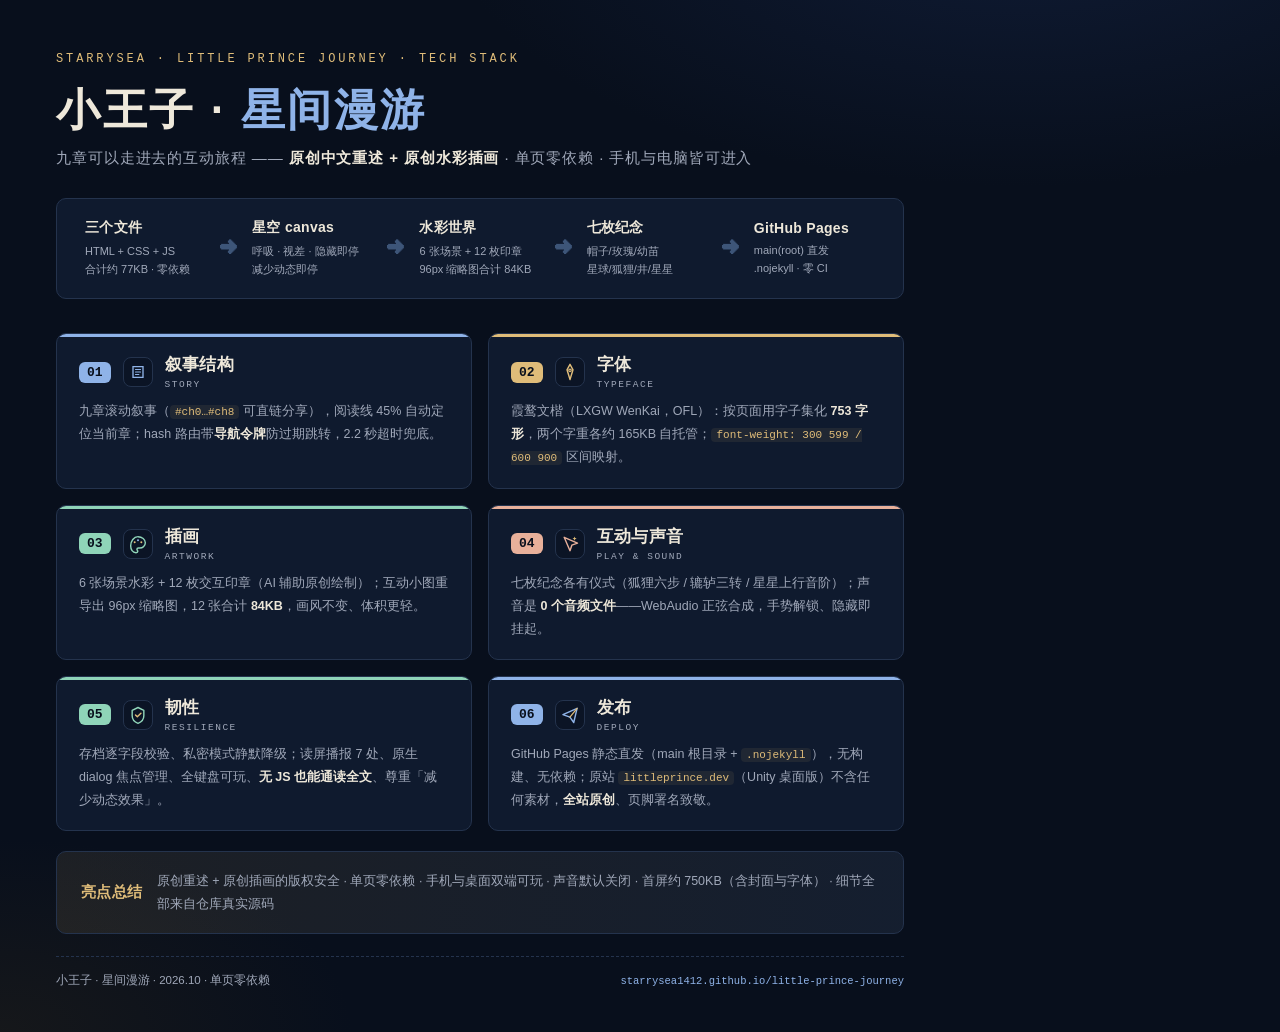
<file: docs/tech-stack.html>
<!DOCTYPE html>
<html lang="zh-CN">
<head>
<meta charset="utf-8"/>
<title>技术栈全景图 · little-prince-journey</title>
<style>
  :root{
    --bg:#080f1c;--card:#0f1a2e;--ink:#eee8da;--muted:#a0a8b9;
    --blue:#8fb3e8;--gold:#dfbc79;--mint:#8fd4b8;--coral:#e8b09a;--line:#24334d;
  }
  *{box-sizing:border-box;margin:0;padding:0}
  body{width:960px;background:
    radial-gradient(60rem 28rem at 80% -8%,#16264a88,transparent 60%),
    radial-gradient(40rem 22rem at 0% 100%,#2a241866,transparent 55%),
    var(--bg);
    color:var(--ink);padding:52px 56px 44px;
    font-family:-apple-system,"PingFang SC","Microsoft YaHei","Noto Sans CJK SC",sans-serif}
  .eyebrow{font-family:Consolas,monospace;font-size:12px;letter-spacing:.24em;color:var(--gold);margin-bottom:16px}
  h1{font-size:44px;font-weight:800;letter-spacing:.06em;line-height:1.25;margin-bottom:12px}
  h1 em{font-style:normal;color:var(--blue)}
  .sub{font-size:15px;color:var(--muted);letter-spacing:.06em}
  .sub b{color:var(--ink);font-weight:600}
  .flow{display:flex;align-items:stretch;margin:30px 0 34px;background:var(--card);border:1px solid var(--line);border-radius:10px;padding:20px 22px}
  .flow .fcard{flex:1;display:flex;flex-direction:column;justify-content:center;gap:6px;padding:0 6px}
  .flow .fcard b{font-size:14px;letter-spacing:.02em}
  .flow .fcard span{font-size:11px;color:var(--muted);line-height:1.6}
  .flow .arrow{display:flex;align-items:center;color:#3d5578;font-size:18px;padding:0 8px}
  .grid{display:grid;grid-template-columns:1fr 1fr;gap:16px}
  .card{background:var(--card);border:1px solid var(--line);border-radius:10px;padding:20px 22px 18px;position:relative;overflow:hidden}
  .card:before{content:"";position:absolute;inset:0 0 auto;height:3px;background:var(--c)}
  .chead{display:flex;align-items:center;gap:12px;margin-bottom:10px}
  .num{font-family:Consolas,monospace;font-size:13px;font-weight:700;color:var(--bg);background:var(--c);border-radius:6px;padding:3px 8px}
  .ic{width:30px;height:30px;flex:none;display:flex;align-items:center;justify-content:center;border:1px solid var(--line);border-radius:8px;background:#0b1425}
  .ic svg{width:20px;height:20px}
  .card h3{font-size:16.5px;letter-spacing:.02em}
  .card h3 small{display:block;font-family:Consolas,monospace;font-size:9.5px;letter-spacing:.16em;color:var(--muted);font-weight:400;margin-top:3px}
  .card p{font-size:12.5px;line-height:1.85;color:var(--muted)}
  .card p b{color:var(--ink);font-weight:600}
  .card p code{font-family:Consolas,monospace;font-size:11px;color:var(--gold);background:#dfbc7914;padding:1px 5px;border-radius:4px}
  .bar{margin-top:20px;background:linear-gradient(90deg,#dfbc7918,#8fb3e818);border:1px solid var(--line);border-radius:10px;padding:18px 24px;display:flex;align-items:center;gap:14px}
  .bar b{color:var(--gold);font-size:15px;letter-spacing:.03em;white-space:nowrap}
  .bar span{font-size:12.5px;color:var(--muted);line-height:1.8}
  .foot{margin-top:22px;display:flex;justify-content:space-between;align-items:center;border-top:1px dashed var(--line);padding-top:16px;font-size:11.5px;color:var(--muted)}
  .foot code{font-family:Consolas,monospace;font-size:10.5px;color:var(--blue)}
</style>
</head>
<body>
  <p class="eyebrow">STARRYSEA · LITTLE PRINCE JOURNEY · TECH STACK</p>
  <h1>小王子 · <em>星间漫游</em></h1>
  <p class="sub">九章可以走进去的互动旅程 —— <b>原创中文重述 + 原创水彩插画</b> · 单页零依赖 · 手机与电脑皆可进入</p>

  <div class="flow">
    <div class="fcard"><b>三个文件</b><span>HTML + CSS + JS<br/>合计约 77KB · 零依赖</span></div>
    <div class="arrow">➜</div>
    <div class="fcard"><b>星空 canvas</b><span>呼吸 · 视差 · 隐藏即停<br/>减少动态即停</span></div>
    <div class="arrow">➜</div>
    <div class="fcard"><b>水彩世界</b><span>6 张场景 + 12 枚印章<br/>96px 缩略图合计 84KB</span></div>
    <div class="arrow">➜</div>
    <div class="fcard"><b>七枚纪念</b><span>帽子/玫瑰/幼苗<br/>星球/狐狸/井/星星</span></div>
    <div class="arrow">➜</div>
    <div class="fcard"><b>GitHub Pages</b><span>main(root) 直发<br/>.nojekyll · 零 CI</span></div>
  </div>

  <div class="grid">
    <div class="card" style="--c:var(--blue)">
      <div class="chead"><span class="num">01</span>
        <span class="ic"><svg viewBox="0 0 24 24" fill="none"><path d="M6 5.5h12v13H6z" stroke="#8fb3e8" stroke-width="1.6"/><path d="M9 9h6M9 12h6M9 15h4" stroke="#8fb3e8" stroke-width="1.4" stroke-linecap="round"/></svg></span>
        <h3>叙事结构<small>STORY</small></h3></div>
      <p>九章滚动叙事（<code>#ch0…#ch8</code> 可直链分享），阅读线 45% 自动定位当前章；hash 路由带<b>导航令牌</b>防过期跳转，2.2 秒超时兜底。</p>
    </div>
    <div class="card" style="--c:var(--gold)">
      <div class="chead"><span class="num">02</span>
        <span class="ic"><svg viewBox="0 0 24 24" fill="none"><path d="M12 2.8l3.6 6.6L12 21l-3.6-11.6z" stroke="#dfbc79" stroke-width="1.7" stroke-linejoin="round"/><circle cx="12" cy="10" r="1.5" stroke="#dfbc79" stroke-width="1.4"/></svg></span>
        <h3>字体<small>TYPEFACE</small></h3></div>
      <p>霞鹜文楷（LXGW WenKai，OFL）：按页面用字子集化 <b>753 字形</b>，两个字重各约 165KB 自托管；<code>font-weight: 300 599 / 600 900</code> 区间映射。</p>
    </div>
    <div class="card" style="--c:var(--mint)">
      <div class="chead"><span class="num">03</span>
        <span class="ic"><svg viewBox="0 0 24 24" fill="none"><path d="M12 3.2c4.9 0 8.8 3.3 8.8 7.4 0 4-3.4 6.2-6.6 6.2h-1.7c-1 0-1.8.7-1.8 1.6 0 1.2 1.1 1.6 1.1 2.4 0 .9-.9 1.6-2.2 1.6-4.1 0-6.4-3.6-6.4-8.2C3.2 8.6 7 3.2 12 3.2z" stroke="#8fd4b8" stroke-width="1.7"/><circle cx="8" cy="10" r="1.2" fill="#dfbc79"/><circle cx="12" cy="7.6" r="1.2" fill="#8fb3e8"/><circle cx="16" cy="10" r="1.2" fill="#dfbc79"/></svg></span>
        <h3>插画<small>ARTWORK</small></h3></div>
      <p>6 张场景水彩 + 12 枚交互印章（AI 辅助原创绘制）；互动小图重导出 96px 缩略图，12 张合计 <b>84KB</b>，画风不变、体积更轻。</p>
    </div>
    <div class="card" style="--c:var(--coral)">
      <div class="chead"><span class="num">04</span>
        <span class="ic"><svg viewBox="0 0 24 24" fill="none"><path d="M5 4l7 16 2.2-6.6L21 11z" stroke="#e8b09a" stroke-width="1.7" stroke-linejoin="round"/><path d="M17.5 3l.7 1.8 1.8.7-1.8.7-.7 1.8-.7-1.8-1.8-.7 1.8-.7z" fill="#dfbc79"/></svg></span>
        <h3>互动与声音<small>PLAY & SOUND</small></h3></div>
      <p>七枚纪念各有仪式（狐狸六步 / 辘轳三转 / 星星上行音阶）；声音是 <b>0 个音频文件</b>——WebAudio 正弦合成，手势解锁、隐藏即挂起。</p>
    </div>
    <div class="card" style="--c:var(--mint)">
      <div class="chead"><span class="num">05</span>
        <span class="ic"><svg viewBox="0 0 24 24" fill="none"><path d="M12 3l7 3.5V13c0 4.4-3 7.6-7 9-4-1.4-7-4.6-7-9V6.5z" stroke="#8fd4b8" stroke-width="1.7" stroke-linejoin="round"/><path d="M9 12l2.2 2.2L15.5 10" stroke="#dfbc79" stroke-width="1.7" stroke-linecap="round" stroke-linejoin="round"/></svg></span>
        <h3>韧性<small>RESILIENCE</small></h3></div>
      <p>存档逐字段校验、私密模式静默降级；读屏播报 7 处、原生 dialog 焦点管理、全键盘可玩、<b>无 JS 也能通读全文</b>、尊重「减少动态效果」。</p>
    </div>
    <div class="card" style="--c:var(--blue)">
      <div class="chead"><span class="num">06</span>
        <span class="ic"><svg viewBox="0 0 24 24" fill="none"><path d="M3.5 11.5L20.5 4l-4 17-4.6-6.4z" stroke="#8fb3e8" stroke-width="1.7" stroke-linejoin="round"/><path d="M11.9 14.6L20.5 4" stroke="#dfbc79" stroke-width="1.5" stroke-linecap="round"/></svg></span>
        <h3>发布<small>DEPLOY</small></h3></div>
      <p>GitHub Pages 静态直发（main 根目录 + <code>.nojekyll</code>），无构建、无依赖；原站 <code>littleprince.dev</code>（Unity 桌面版）不含任何素材，<b>全站原创</b>、页脚署名致敬。</p>
    </div>
  </div>

  <div class="bar">
    <b>亮点总结</b>
    <span>原创重述 + 原创插画的版权安全 · 单页零依赖 · 手机与桌面双端可玩 · 声音默认关闭 · 首屏约 750KB（含封面与字体） · 细节全部来自仓库真实源码</span>
  </div>
  <div class="foot">
    <span>小王子 · 星间漫游 · 2026.10 · 单页零依赖</span>
    <span><code>starrysea1412.github.io/little-prince-journey</code></span>
  </div>
</body>
</html>
</file>
<file: assets/journey.css>
@font-face{font-family:"LXGW WenKai";src:url("fonts/wenkai-regular.woff2") format("woff2");font-weight:300 599;font-style:normal;font-display:swap}
@font-face{font-family:"LXGW WenKai";src:url("fonts/wenkai-medium.woff2") format("woff2");font-weight:600 900;font-style:normal;font-display:swap}
:root{--bg:#080f1c;--ink:#eee8da;--muted:#a0a8b9;--dim:#78849b;--gold:#dfbc79;--gold-soft:#f3dfb6;--line:#d9be8726;--serif:"LXGW WenKai","Songti SC","STSong",serif;--sans:"LXGW WenKai","Microsoft YaHei",sans-serif;--mono:ui-monospace,Consolas,monospace;color-scheme:dark}
*{box-sizing:border-box}
img{max-width:100%;height:auto}
html{overflow-x:clip;scroll-behavior:smooth;scroll-padding-top:100px}
body{margin:0;background:radial-gradient(ellipse at 80% 10%,#17294277,transparent 38%),var(--bg);color:var(--ink);font-family:var(--sans);line-height:1.9;-webkit-font-smoothing:antialiased}
body:has(dialog[open]){overflow:hidden}
button,a{-webkit-tap-highlight-color:transparent}
button{font:inherit;color:inherit;cursor:pointer}
button:disabled{cursor:default}
button:focus-visible,a:focus-visible,dialog:focus-visible{outline:2px solid var(--gold);outline-offset:6px}
[hidden]{display:none!important}
::selection{background:#8f714866;color:#fff}
a{color:inherit;text-decoration:none}
button{touch-action:manipulation}
#sky{position:fixed;inset:0;width:100%;height:100%;z-index:0;pointer-events:none;opacity:.65}
main,footer{position:relative;z-index:1}
.skip-link{position:fixed;top:12px;left:12px;z-index:100;padding:8px 18px;background:var(--gold-soft);color:var(--bg);transform:translateY(-160%)}
.skip-link:focus{transform:none}
.site-header{position:fixed;inset:0 0 auto;z-index:35;display:flex;align-items:center;justify-content:space-between;height:84px;padding:0 4.5%;background:linear-gradient(180deg,#080f1cf2,#080f1cbe 75%,#080f1c00);gap:16px}
.brand{display:flex;align-items:center;gap:13px;white-space:nowrap}
.brand-mark{color:var(--gold);font-size:27px;font-family:serif}
.brand-name{font-size:14px;letter-spacing:.12em}
.brand-name small{display:block;font-family:var(--mono);font-size:8px;letter-spacing:.2em;color:var(--dim);line-height:1.6}
.header-actions{display:flex;gap:10px;align-items:center}
.ui-icon{width:17px;height:17px;fill:none;stroke:currentColor;stroke-width:1.4;stroke-linecap:round;stroke-linejoin:round;flex:none}
.tool-btn{display:flex;align-items:center;justify-content:center;gap:9px;min-width:44px;min-height:44px;border:1px solid transparent;padding:8px 12px;background:transparent;color:#bec2cc;font-size:12px;letter-spacing:.06em;border-radius:3px;transition:color .2s,border-color .2s,background .2s}
.tool-btn:hover{color:var(--gold-soft);border-color:var(--line);background:#d9be8708}
.tool-btn[aria-pressed="true"]{color:var(--gold)}
.map-trigger{border-color:var(--line)}
.cover{overflow:hidden;position:relative;max-width:1440px;min-height:820px;min-height:100svh;margin:auto;display:grid;grid-template-columns:.86fr 1.14fr;align-items:center;padding:122px 7.5% 108px;isolation:isolate}
.cover-copy{position:relative;z-index:2;padding-bottom:10px}
.eyebrow{font-family:var(--mono);font-size:10px;letter-spacing:.23em;color:var(--gold);margin:0 0 33px;line-height:1.8}
.cover h1{font-family:var(--serif);font-weight:600;font-size:clamp(72px,8.4vw,124px);letter-spacing:.13em;line-height:1.25;margin:0 0 16px;white-space:nowrap;text-shadow:0 0 55px #d9be8719}
.cover .sub{font-size:23px;letter-spacing:.42em;color:var(--gold);margin:0 0 30px}
.cover .tagline{color:#b9bfcc;font-size:15px;line-height:2.2;margin:0 0 32px;letter-spacing:.08em}
.cover-actions{display:flex;align-items:center;gap:18px;flex-wrap:wrap}
.enter{display:inline-flex;align-items:center;justify-content:center;gap:23px;background:var(--gold-soft);border:1px solid var(--gold-soft);border-radius:3px;color:#292a28;font-size:15px;letter-spacing:.13em;padding:13px 25px;min-height:52px;transition:background .25s,transform .25s,box-shadow .25s}
.enter:hover{background:#fff0ce;transform:translateY(-2px);box-shadow:0 8px 35px #d9be8720}
.enter .arrow{font-size:22px;line-height:1}
.resume-btn{background:none;border:0;border-bottom:1px solid var(--line);padding:9px 0;color:var(--gold-soft);font-size:13px}
.cover .hint{margin:19px 0 0;color:var(--dim);font-size:11px;letter-spacing:.03em}
.cover-world{position:absolute;width:min(66vw,870px);right:-2%;top:50%;transform:translateY(-49%);z-index:-1;pointer-events:none}
.cover-world img{width:100%;display:block;aspect-ratio:1;object-fit:cover;mask-image:radial-gradient(ellipse 48% 47% at 51% 50%,#000 47%,#000b 65%,transparent 100%);-webkit-mask-image:radial-gradient(ellipse 48% 47% at 51% 50%,#000 47%,#000b 65%,transparent 100%);animation:float-world 12s ease-in-out infinite}
.planet-label{position:absolute;right:14%;top:18%;font-family:var(--mono);font-size:10px;letter-spacing:.14em;color:var(--gold-soft)}
.planet-label:before{content:"";display:inline-block;width:42px;height:1px;background:var(--line);margin:0 12px 3px 0}
.planet-note{position:absolute;right:11%;bottom:15%;font-size:11px;color:#b9bdc7;letter-spacing:.16em}
.cover-footer{position:absolute;bottom:36px;left:7.5%;right:7.5%;display:flex;align-items:center;justify-content:space-between;gap:20px;padding-top:20px;border-top:1px solid var(--line);color:var(--dim);font-size:11px;letter-spacing:.08em}
.cover-footer span:first-child{font-family:var(--mono);font-size:9px;letter-spacing:.15em}
.scroll-cue{display:flex;align-items:center;gap:13px}
.scroll-cue i{display:inline-block;width:1px;height:25px;background:linear-gradient(var(--gold),transparent);animation:scroll-cue 2.5s ease-in-out infinite}
.journey-intro{max-width:1120px;margin:18px auto 0;display:flex;align-items:center;justify-content:space-between;gap:30px;padding:38px 0;border-bottom:1px solid var(--line)}
.journey-intro p{margin:0;color:var(--muted);font-size:12px;line-height:2;letter-spacing:.08em}
.journey-intro .intro-line{font-size:22px;color:var(--ink);letter-spacing:.08em}
.journey-intro .intro-line span{color:var(--gold)}
.rail{position:fixed;right:20px;top:50%;transform:translateY(-50%);z-index:30;display:flex;flex-direction:column;gap:0}
.rail button{position:relative;background:none;border:0;padding:0;width:30px;height:35px;cursor:pointer;font-size:11px;line-height:1;color:#626f88;transition:color .3s,transform .3s;font-family:serif}
.rail button:after{content:attr(data-label);position:absolute;right:37px;top:50%;transform:translateY(-50%);white-space:nowrap;background:#101c30ed;border:1px solid var(--line);padding:5px 10px;border-radius:3px;color:var(--gold-soft);font:12px var(--sans);opacity:0;pointer-events:none;transition:opacity .2s}
.rail button:hover:after,.rail button:focus-visible:after{opacity:1}
.rail button:hover{color:var(--gold);transform:scale(1.12)}
.rail button.on{color:var(--gold);text-shadow:0 0 12px #dfbc7988}
.chapter{max-width:1120px;margin:0 auto;padding:100px 0 88px;position:relative;scroll-margin-top:20px}
.chapter+.chapter{border-top:1px solid var(--line)}
.ch-head{position:relative;margin-bottom:45px;padding-right:40px}
.ch-label{font-family:var(--mono);font-size:10px;letter-spacing:.2em;color:var(--gold);margin:0 0 15px}
.ch-head h2{font-weight:600;font-size:clamp(24px,3vw,35px);line-height:1.7;letter-spacing:.04em;margin:0;color:var(--ink)}
.ch-head .orn{display:none}
.chapter-index{position:absolute;right:0;top:-23px;font-family:var(--serif);font-size:82px;line-height:1;color:#dfbc7916;pointer-events:none}
.chapter-layout{display:grid;grid-template-columns:1fr 1fr;gap:65px;align-items:start}
.chapter-art{position:sticky;top:116px}
.scene{margin:0;position:relative}
.scene img{width:100%;display:block;aspect-ratio:1;object-fit:cover;mask-image:radial-gradient(ellipse 64% 64% at 50% 46%,#000 49%,transparent 83%);-webkit-mask-image:radial-gradient(ellipse 64% 64% at 50% 46%,#000 49%,transparent 83%);filter:saturate(.92)}
.scene.scene-stamp{max-width:400px;margin:22px auto 52px}
.scene.scene-stamp img{border-radius:8px;mask-image:none;-webkit-mask-image:none;transform:rotate(-4deg);box-shadow:0 18px 80px #0003}
.scene-meta{display:flex;align-items:center;justify-content:center;gap:14px;color:var(--dim);font-family:var(--mono);font-size:9px;letter-spacing:.17em;margin:5px 0 28px}
.scene-meta:before,.scene-meta:after{content:"";height:1px;width:28px;background:var(--line)}
.card{font-size:15px;line-height:2.15;color:#bfc4cf}
.card p{margin:0 0 1.35em;text-align:justify;text-wrap:pretty}
.card strong{color:var(--gold-soft);font-weight:600}
.quote{font-size:19px;line-height:2;color:var(--gold-soft);text-align:center;margin:20px auto 0;max-width:430px;letter-spacing:.04em;padding:0 16px}
.quote:before{content:"✦";display:block;color:#937d575e;font:12px serif;margin-bottom:17px}
.inter{margin:32px 0 0;padding:26px 0 0;border-top:1px solid var(--line);text-align:center;position:relative}
.inter .it-title{font-size:10px;letter-spacing:.14em;color:var(--dim);margin:0 0 21px}
.inter.is-complete .it-title{color:var(--gold)}
.inter.is-complete .it-title:after{content:" · 已珍藏";font-size:10px}
.it-btn{font-size:13px;letter-spacing:.09em;color:var(--gold-soft);background:#dfbc7908;border:1px solid #dfbc794d;border-radius:3px;padding:10px 24px;min-height:44px;transition:background .25s,box-shadow .25s}
.it-btn:hover{background:#dfbc791b;box-shadow:0 0 22px #dfbc7912}
.it-btn:disabled{opacity:.55;box-shadow:none}
.it-line{visibility:hidden;margin:17px auto 0;font-size:14px;line-height:1.95;color:#d0c5ad;min-height:1.95em;opacity:0;transform:translateY(6px);transition:opacity .6s,transform .6s}
.it-line.show{visibility:visible;opacity:1;transform:none}
.it-count{font-family:var(--mono);font-size:10px;color:var(--dim);margin:12px 0 0}
.rose-wrap{width:128px;margin:0 auto 18px}
.rose-wrap img{width:100%;display:block;transform:scale(.62);transform-origin:50% 76%;transition:transform 1.6s cubic-bezier(.2,.85,.3,1);background:#faf7f0;padding:5px;border-radius:5px;box-shadow:0 8px 26px #0003}
.rose-wrap.bloomed img{transform:scale(1)}
.rose-wrap.bloomed{filter:drop-shadow(0 0 18px #c8434e33)}
.stamp-wrap{position:relative;width:140px;margin:0 auto 20px;transform:rotate(-2deg)}
.stamp-wrap img{width:100%;aspect-ratio:1;object-fit:cover;display:block;background:#faf7f0;padding:5px;border-radius:5px;box-shadow:0 8px 26px #0003;transition:opacity .7s,transform .7s}
.stamp-wrap img.off{opacity:0;position:absolute;inset:0;transform:scale(.95) rotate(-2deg);pointer-events:none;visibility:hidden}
.sapling-row{display:flex;justify-content:center;gap:25px;min-height:95px;align-items:flex-end}
.sapling{background:none;border:0;padding:0;transition:transform .5s,opacity .6s}
.sapling img{width:78px;height:78px;display:block;background:#faf7f0;padding:4px;border-radius:5px;box-shadow:0 5px 16px #0003}
.sapling:hover{transform:translateY(-5px)}
.sapling.gone{transform:translateY(-35px) rotate(14deg) scale(.7);opacity:0;pointer-events:none;visibility:hidden}
.mini-row{display:grid;grid-template-columns:repeat(6,1fr);gap:9px}
.mini{background:none;border:0;padding:0;text-align:center;transition:transform .25s;min-width:0}
.mini img{width:100%;aspect-ratio:1;object-fit:cover;display:block;background:#faf7f0;padding:3px;border-radius:4px;box-shadow:0 5px 16px #0003}
.mini span{display:block;margin-top:7px;font-size:10px;color:var(--muted);white-space:nowrap}
.mini:hover{transform:translateY(-4px)}
.mini.on span{color:var(--gold)}
.mini.on img{box-shadow:0 0 0 1.5px var(--gold),0 6px 22px #0003}
.mini-cap{margin:18px 0 0;min-height:6.2em;font-size:13px;color:#bfc4cf;line-height:2}
.mini-cap b{color:var(--gold-soft);font-weight:600}
.fox-steps{display:flex;justify-content:center;gap:13px;margin:5px 0 20px}
.paw{width:21px;height:21px;opacity:.22;transition:opacity .5s,transform .5s}
.paw.on{opacity:1;transform:scale(1.12)}
.fox-scene{transition:transform 1.2s cubic-bezier(.2,.8,.3,1);transform-origin:50% 70%}
.well-wrap{width:155px}
.well-wrap.drawn{filter:drop-shadow(0 0 18px #7fa3d433)}
.star-row{display:flex;justify-content:center;gap:7px;margin:0 0 6px}
.star{background:none;border:0;padding:0;min-width:44px;min-height:44px;font-size:25px;color:#66718a;line-height:1;transition:color .5s,text-shadow .5s,transform .3s;font-family:serif}
.star:hover{transform:scale(1.2)}
.star.lit{color:var(--gold);text-shadow:0 0 18px #dfbc7999;animation:star-pop .6s ease}
.final{max-width:720px;margin:0 auto;padding:100px 24px 90px;text-align:center}
.final .sig{color:#8e795259;letter-spacing:.7em;font-size:12px;margin:0 0 32px}
.final .last{font-size:clamp(22px,3vw,29px);color:var(--gold-soft);line-height:2;letter-spacing:.04em;margin:0 0 24px}
.collection-note{font-size:12px;color:var(--muted);margin:0 0 35px}
.collection-note b{font-family:var(--mono);font-size:11px;font-weight:400;color:var(--gold)}
.final .cred{color:var(--dim);font-size:11px;line-height:2.2}
.final .cred b{color:var(--muted);font-weight:400}
.totop{margin-top:30px;font-size:13px;letter-spacing:.12em;color:var(--gold-soft);background:none;border:0;border-bottom:1px solid var(--line);padding:9px 0;min-height:44px}
footer{max-width:1120px;margin:0 auto;padding:26px 20px 135px;color:var(--dim);font-size:10px;text-align:center;letter-spacing:.06em;border-top:1px solid var(--line)}
.chapter-dock{position:fixed;z-index:32;left:50%;bottom:20px;transform:translateX(-50%);width:min(530px,calc(100% - 32px));padding:10px 12px 8px;display:grid;grid-template-columns:44px 1fr 44px;gap:12px;align-items:center;background:#101a29ed;backdrop-filter:blur(18px);border:1px solid #d9be8730;box-shadow:0 10px 45px #0004;border-radius:6px}
.dock-arrow{width:44px;height:44px;display:flex;align-items:center;justify-content:center;background:transparent;border:1px solid var(--line);border-radius:3px;color:var(--gold-soft);font-size:18px}
.dock-arrow:hover{background:#dfbc7914}
.dock-arrow:disabled{opacity:.25}
.dock-label{text-align:center;line-height:1.7;min-width:0}
.dock-label small{display:block;font:9px var(--mono);color:var(--dim);letter-spacing:.15em;margin:0 0 4px}
.dock-label strong{font-size:13px;letter-spacing:.1em;font-weight:400;color:var(--gold-soft)}
.journey-progress{grid-column:1/-1;width:100%;height:2px;appearance:none;border:0;border-radius:0;background:#d9be8718;color:var(--gold)}
.journey-progress::-webkit-progress-bar{background:#d9be8718}
.journey-progress::-webkit-progress-value{background:var(--gold);transition:width .4s}
.journey-progress::-moz-progress-bar{background:var(--gold)}
.journey-map{max-width:900px;width:calc(100% - 40px);max-height:calc(100svh - 70px);padding:42px;background:radial-gradient(ellipse at 90% 0,#22314a66,transparent 60%),#0c1422;color:var(--ink);border:1px solid #d9be873d;border-radius:8px;box-shadow:0 24px 120px #0009;overscroll-behavior:contain}
.journey-map::backdrop{background:#020710c9;backdrop-filter:blur(9px)}
.map-header{display:flex;align-items:flex-start;justify-content:space-between;gap:20px;margin-bottom:28px}
.map-header .eyebrow{margin-bottom:10px;font-size:9px}
.map-header h2{font-size:27px;font-weight:400;letter-spacing:.15em;margin:0}
.map-header p:last-child{color:var(--dim);font-size:12px;margin:6px 0 0}
.map-close{background:none;border:1px solid var(--line);width:44px;height:44px;border-radius:3px;color:var(--muted);font-size:25px;flex:none}
.map-grid{display:grid;grid-template-columns:repeat(3,1fr);gap:12px}
.map-stop{position:relative;display:grid;grid-template-columns:25px 1fr;gap:4px 12px;align-items:center;text-align:left;padding:18px 14px;min-height:105px;background:#ffffff02;border:1px solid #ffffff0f;border-radius:4px;transition:background .2s,border-color .2s}
.map-stop:hover{background:#dfbc790d;border-color:#dfbc7950}
.map-stop[aria-current="step"]{border-color:#dfbc7977;background:#dfbc790d}
.map-stop .map-num{font:10px var(--mono);color:var(--dim);grid-column:1;grid-row:1/3}
.map-stop .map-name{font-size:17px;letter-spacing:.06em;color:#dfd9cc}
.map-stop .map-note{grid-column:2;color:var(--dim);font-size:10px;line-height:1.7}
.map-stop.is-complete .map-num,.map-stop.is-complete .map-name{color:var(--gold)}
.map-footer{display:flex;justify-content:space-between;gap:12px;margin-top:25px;padding-top:20px;border-top:1px solid var(--line);font-size:11px;color:var(--dim)}
.map-footer span:last-child{color:var(--gold)}
.sr-only{position:absolute;width:1px;height:1px;padding:0;margin:-1px;overflow:hidden;clip:rect(0,0,0,0);white-space:nowrap;border:0}
.fx{opacity:0;transform:translateY(18px);transition:opacity .8s,transform .8s cubic-bezier(.2,.8,.3,1)}
.fx-in{opacity:1;transform:none}
@keyframes float-world{0%,100%{transform:translateY(0) rotate(-.5deg)}50%{transform:translateY(-12px) rotate(.5deg)}}
@keyframes scroll-cue{0%,100%{opacity:.4;transform:translateY(0)}50%{opacity:1;transform:translateY(5px)}}
@keyframes star-pop{0%{transform:scale(.6)}55%{transform:scale(1.35)}100%{transform:scale(1)}}
@media(min-width:1600px){.cover{min-height:900px}.chapter{padding-top:120px;padding-bottom:105px}}
@media(max-width:1250px){.chapter,.journey-intro{margin-left:7.5%;margin-right:7.5%}.chapter-layout{gap:40px}.rail{right:10px}.cover h1{font-size:9vw}.cover-world{right:-1%;width:67vw}.cover-copy{max-width:440px}.cover .tagline{font-size:14px}.card{font-size:14px}}
@media(max-width:850px){.site-header{height:74px;padding:0 5%}.tool-btn{padding:8px}.brand-name{font-size:12px}.cover{min-height:920px;min-height:100svh;padding:125px 7.5% 95px;grid-template-columns:1fr;align-content:center}.cover-copy{width:100%;max-width:none}.cover h1{font-size:clamp(72px,13vw,104px)}.cover-world{right:-16%;width:85vw;opacity:.5;top:55%}.cover-copy{padding:55px 0 80px}.cover .tagline{color:#d0d3db}.cover .sub{font-size:22px}.chapter-layout{gap:28px}.card{font-size:14px}.ch-head h2{font-size:27px}.mini-row{grid-template-columns:repeat(3,1fr);max-width:280px;margin:auto;gap:15px}.mini img{width:66px;margin:auto}.mini span{font-size:11px}.journey-intro .intro-line{font-size:20px}.journey-intro p{font-size:11px}.star-row{gap:0}.star{min-width:38px}.journey-map{padding:30px}}
@media(max-width:640px){html{scroll-padding-top:80px}.site-header{height:68px}.brand{gap:8px}.brand-mark{font-size:24px}.brand-name{font-size:12px}.brand-name small{font-size:7px}.header-actions{gap:1px}.tool-btn{font-size:11px;gap:6px;min-width:42px}.sound-label{display:none}.fullscreen-btn{display:none!important}.map-trigger{border-color:transparent}.cover{min-height:820px;min-height:100svh;display:flex;flex-direction:column;align-items:stretch;justify-content:flex-end;text-align:center;padding:85px 24px 100px}.cover-copy{padding:0;z-index:2;max-width:100%;margin-top:225px}.eyebrow{font-size:8px;letter-spacing:.18em;margin-bottom:17px}.cover h1{font-size:70px;letter-spacing:.12em;text-indent:.12em;margin:0 0 3px;line-height:1.3}.cover .sub{font-size:19px;letter-spacing:.38em;text-indent:.38em;margin-bottom:17px}.cover .tagline{font-size:12px;line-height:2;letter-spacing:.05em;margin-bottom:23px}.cover-actions{justify-content:center;gap:12px}.enter{min-height:48px;padding:10px 23px;font-size:13px;gap:22px}.resume-btn{font-size:12px}.cover .hint{font-size:10px;margin-top:13px}.cover-world{width:min(116vw,580px);right:50%;top:20px;transform:translateX(50%);opacity:.9;z-index:-1}.cover-world img{mask-image:radial-gradient(ellipse 47% 47% at 51% 50%,#000 35%,#000b 59%,transparent 96%);-webkit-mask-image:radial-gradient(ellipse 47% 47% at 51% 50%,#000 35%,#000b 59%,transparent 96%)}.planet-label{top:22%;right:13%;font-size:8px}.planet-note{display:none}.cover-footer{bottom:23px;left:24px;right:24px;padding-top:15px;font-size:9px;letter-spacing:.02em}.cover-footer span:first-child{font-size:7px}.scroll-cue{gap:8px}.scroll-cue i{height:17px}.journey-intro{margin:0 24px;padding:31px 0;display:block;text-align:center}.journey-intro .intro-line{font-size:19px;margin-bottom:9px}.journey-intro p{font-size:10px;letter-spacing:.04em}.rail{display:none}.chapter{margin:0 24px;padding:66px 0 58px;scroll-margin-top:8px}.ch-head{margin-bottom:25px;padding-right:10px}.ch-label{font-size:8px;letter-spacing:.14em;margin-bottom:12px}.ch-head h2{font-size:25px;line-height:1.65;letter-spacing:.01em;max-width:95%}.chapter-index{font-size:64px;top:-15px;right:-2px}.chapter-layout{display:flex;flex-direction:column;gap:29px}.chapter-art{position:relative;top:auto;width:100%}.scene{width:100%;max-width:420px;margin:auto}.scene-stamp.scene{max-width:220px;margin:20px auto 30px}.scene-meta{font-size:8px;margin:0 0 21px}.quote{font-size:17px;line-height:1.95;margin:10px auto 0;padding:0 8px}.quote:before{margin-bottom:12px}.card{font-size:15px;line-height:2.1}.chapter-reading{width:100%}.inter{margin-top:28px;padding-top:25px}.it-line{font-size:14px}.it-title{font-size:9px!important}.mini-row{grid-template-columns:repeat(6,1fr);max-width:none;gap:7px}.mini img{width:100%}.mini span{font-size:9px}.mini-cap{font-size:13px;min-height:6em}.star-row{gap:0}.star{min-width:40px}.map-grid{grid-template-columns:repeat(2,1fr);gap:9px}.journey-map{width:calc(100% - 28px);max-height:calc(100svh - 32px);padding:25px 20px}.map-header{margin-bottom:22px;gap:10px}.map-header h2{font-size:25px}.map-header p:last-child{font-size:10px}.map-header .eyebrow{font-size:8px}.map-stop{min-height:94px;gap:4px 6px;padding:13px 9px;grid-template-columns:20px 1fr}.map-stop .map-name{font-size:15px}.map-stop .map-note{font-size:9px}.map-stop .map-num{font-size:9px}.map-footer{font-size:10px;flex-wrap:wrap;gap:5px}.chapter-dock{bottom:calc(10px + env(safe-area-inset-bottom));width:calc(100% - 28px);padding:8px 10px 7px;gap:8px}.dock-label strong{font-size:12px}.dock-label small{font-size:8px}.final{padding:65px 24px}.final .last{font-size:23px}.final .cred{font-size:10px}footer{margin:0 24px;padding:24px 0 125px;font-size:9px}}
@media(max-width:370px){.cover h1{font-size:62px}.cover .tagline{font-size:11px}.cover-copy{margin-top:215px}.cover{padding-left:18px;padding-right:18px}.cover-world{top:25px}.chapter{margin-left:20px;margin-right:20px}.mini-row{grid-template-columns:repeat(3,1fr);max-width:260px;gap:14px}.mini img{width:66px}.mini span{font-size:11px}.ch-head h2{font-size:23px}.map-stop .map-name{font-size:13px}.map-stop .map-note{font-size:8px}.star{min-width:37px}}
@media(prefers-reduced-motion:reduce){html{scroll-behavior:auto}*,*::before,*::after{animation:none!important;transition:none!important}.fx{opacity:1;transform:none}.cover-world img{transform:none}.sapling.gone{transform:none}}

.well-wrap::after{content:"";display:block;margin-top:12px;height:2px;width:calc(var(--well-progress,0) * 100%);background:var(--gold);transition:width .4s}
</file>
